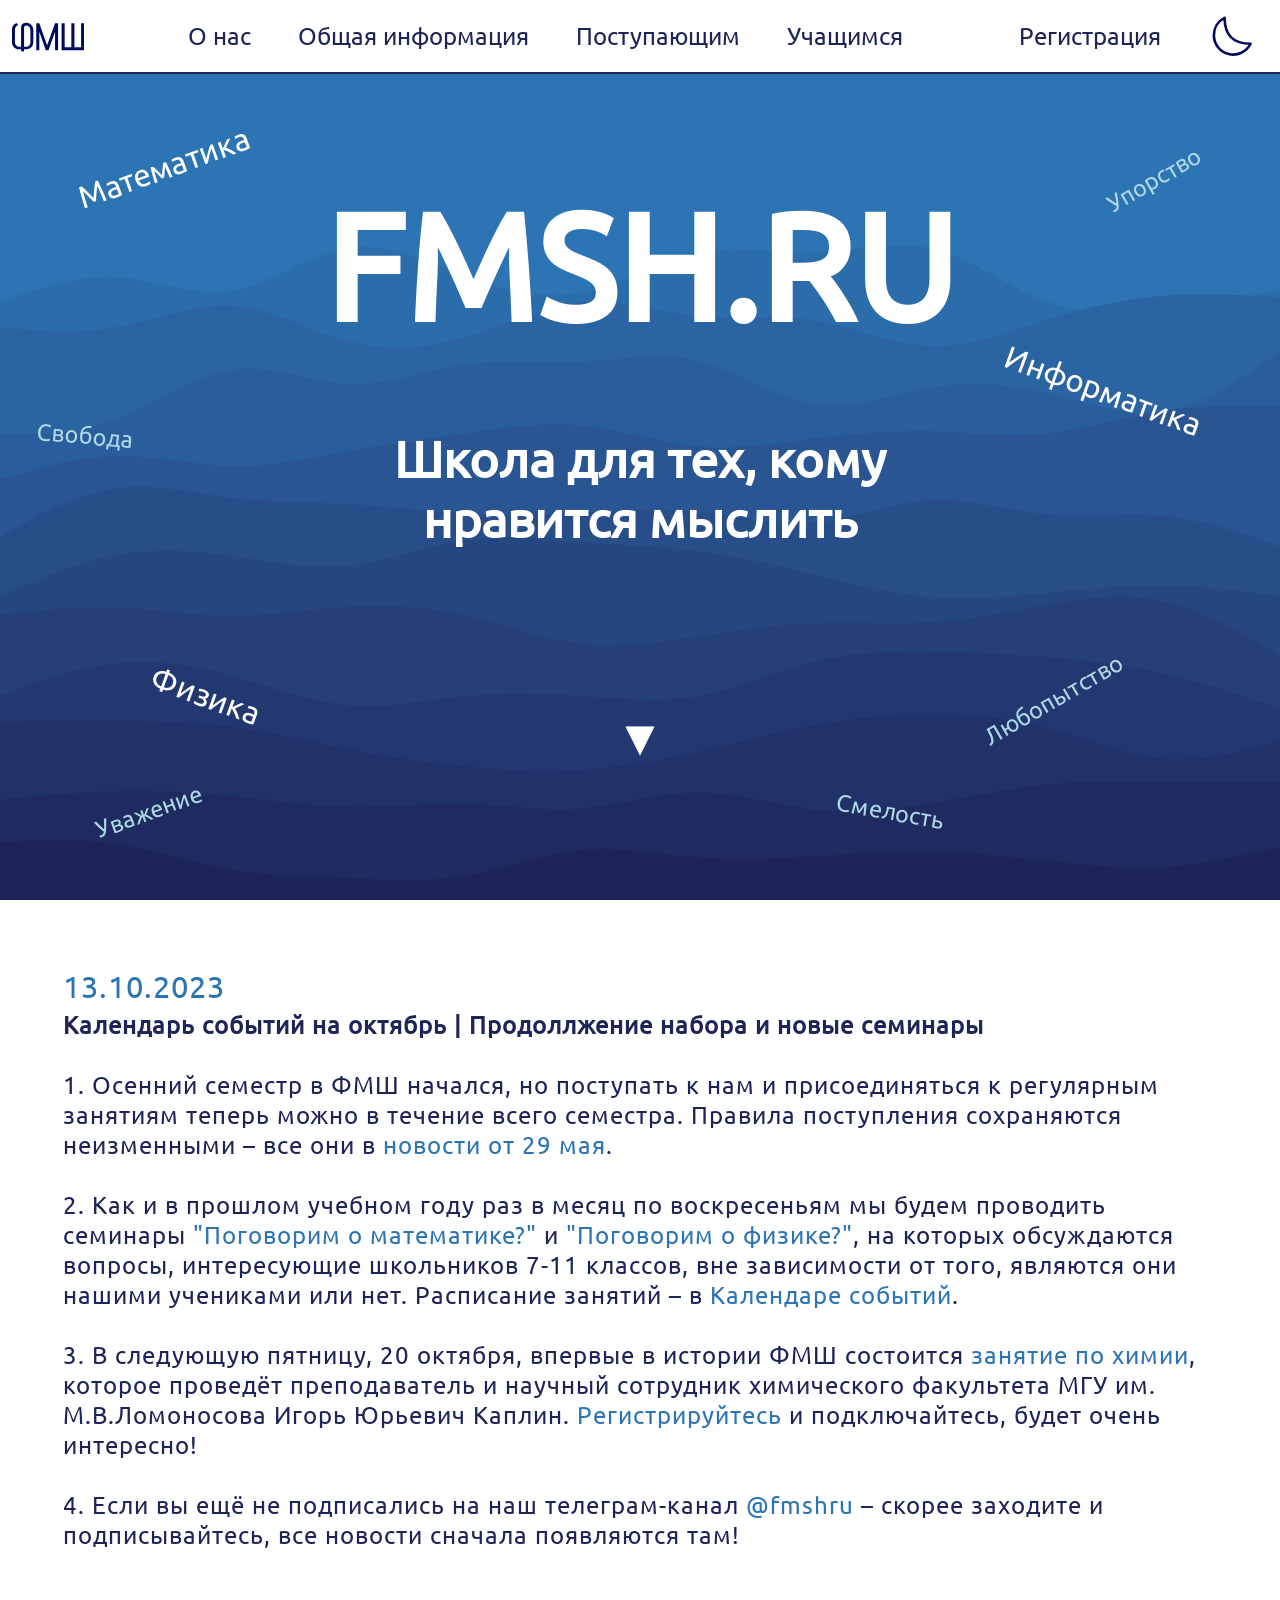
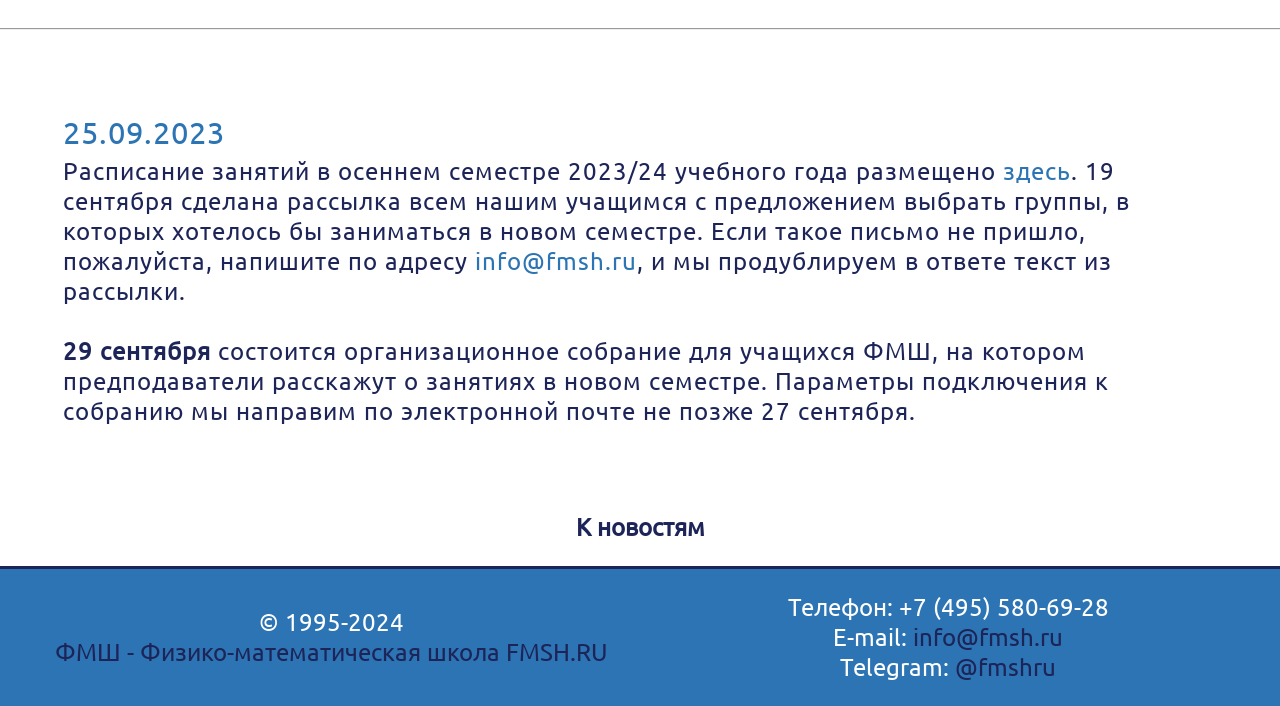
<file: index.html>
<!doctype html>
<html lang="ru">

<head>
  <title>ФМШ :: Главная</title>

  <!-- General meta-tags -->
  <meta charset="utf-8">
  <meta name="description" content="Главная страница сайта ФМШ">
  <meta name="keywords" content="ФМШ, физико-математическая, физмат, школа, образование, дополнительное образование, дистант, дистанционное образование, математика, физика, информатика">
  <meta content="width=device-width, initial-scale=1" name="viewport" />

  <!-- Robots' meta-tags -->
  <meta name="robots" content="index, follow">

  <!-- Resources -->
  <link rel="shortcut icon" href="favicon.ico" type="image/x-icon">
  <link rel="stylesheet" href="./css/styles.css">
  <script src="./js/scripts.js"></script>
</head>

<body>
  <div id="header-replacer">
    <!-- This block is used for spacing (as the actual header is removed from page's flow) -->
  </div>
  <div id="header">
    <svg id="main-page-redirector" class="logo cursor-pointer" viewBox="0 0 500 500" xmlns="http://www.w3.org/2000/svg">
      <path d="M 126.655 191.862 L 125.856 190.673 Q 124.646 191.062 124.042 192.026 Q 123.437 192.989 123.437 194.527 L 123.437 200.513 Q 123.437 201.435 123.652 202.194 Q 123.867 202.952 124.329 203.506 Q 124.79 204.059 125.538 204.357 Q 126.286 204.654 127.332 204.654 L 128.049 204.654 L 128.049 205.679 L 129.566 205.863 L 129.566 204.654 L 130.407 204.654 Q 131.76 204.654 132.611 204.141 Q 133.461 203.629 133.851 202.706 Q 134.24 201.784 134.24 200.513 L 134.24 194.67 Q 134.24 193.42 133.789 192.497 Q 133.338 191.575 132.498 191.073 Q 131.657 190.57 130.468 190.57 Q 129.833 190.57 129.382 190.765 Q 128.931 190.96 128.634 191.298 Q 128.336 191.636 128.193 192.067 Q 128.049 192.497 128.049 192.969 L 128.049 203.383 L 127.332 203.383 Q 126.573 203.383 126.04 203.065 Q 125.507 202.747 125.231 202.163 Q 124.954 201.579 124.954 200.841 L 124.954 194.527 Q 124.954 193.707 125.169 193.164 Q 125.384 192.62 125.764 192.303 Q 126.143 191.985 126.655 191.862 Z M 130.407 203.383 L 129.566 203.383 L 129.566 193.276 Q 129.566 192.907 129.669 192.631 Q 129.771 192.354 130.007 192.2 Q 130.243 192.046 130.632 192.046 Q 131.35 192.046 131.821 192.436 Q 132.293 192.825 132.529 193.471 Q 132.764 194.117 132.764 194.916 L 132.764 200.841 Q 132.764 201.579 132.498 202.163 Q 132.231 202.747 131.709 203.065 Q 131.186 203.383 130.407 203.383 Z" transform="matrix(13.681724, 0, 0, 12.94599, -1689.293725, -2309.327882)"/>
      <path d="M 137.254 190.796 L 135.716 190.796 L 135.716 205.146 L 137.254 205.146 L 137.254 195.306 L 140.513 205.146 L 141.907 205.146 L 145.208 195.306 L 145.208 205.146 L 146.725 205.146 L 146.725 190.796 L 145.208 190.796 L 141.19 202.542 Z" transform="matrix(13.681724, 0, 0, 12.94599, -1689.293725, -2309.327882)"/>
      <path d="M 158.348 190.796 L 158.348 203.608 L 154.986 203.608 L 154.986 190.796 L 153.428 190.796 L 153.428 203.608 L 150.066 203.608 L 150.066 190.796 L 148.508 190.796 L 148.508 205.146 L 159.906 205.146 L 159.906 190.796 Z" transform="matrix(13.681724, 0, 0, 12.94599, -1689.293725, -2309.327882)"/>
    </svg>
    <div id="menu" class="navbar">
      <div class="dropdown vertical-align-center">
        <div class="dropbtn">
          <a href="faq.php">О нас</a>
          <div class="dropdown-content">
            <a href="faq.php#about">Что такое ФМШ</a>
            <a href="faq.php#history">История</a>
            <a href="faq.php#admin">Администрация</a>
            <a href="teachers.php">Преподаватели</a>
            <a href="contacts.php">Контакты</a>
          </div>
        </div>
      </div>
      <div class="dropdown vertical-align-center">
        <div class="dropbtn">
          <a href="news.php">Общая информация</a>
          <div class="dropdown-content">
            <a href="news.php">Новости</a>
            <a href="calendar.php">Календарь событий</a>
          </div>
        </div>
      </div>
      <div class="dropdown vertical-align-center">
        <div class="dropbtn">
          <a href="Entrance.php">Поступающим</a>
          <div class="dropdown-content">
            <a href="Entrance.php">Главное</a>
            <a href="resultExamen.php">Результаты экзаменов</a>
            <a href="variant.php">Варианты прошлых лет</a>
          </div>
        </div>
      </div>
      <div class="dropdown vertical-align-center">
        <div class="dropbtn">
          <a href="timetable.php">Учащимся</a>
          <div class="dropdown-content">
            <a href="timetable.php">Расписание</a>
            <a href="mathematics.php">Математика</a>
            <a href="physics.php">Физика</a>
            <a href="informatics.php">Информатика</a>
          </div>
        </div>
      </div>
    </div>
    <div class="horizontal-align-center">
      <a href="register.php" id="register">Регистрация</a>
      <svg xmlns="http://www.w3.org/2000/svg" class="x-small-padding logo cursor-pointer" id="theme-switcher" fill="none" viewBox="0 0 24 24" color="#000000"><path stroke="#000000" stroke-width="1.3" stroke-linecap="round" stroke-linejoin="round" d="M3 11.507a9.493 9.493 0 0 0 18 4.219c-8.507 0-12.726-4.22-12.726-12.726A9.494 9.494 0 0 0 3 11.507Z"></path></svg>
    </div>
  </div>
  <div id="mobile-navbar">
    <!-- The mobile navbar is only shown on devices with appropriate screen sizes -->
    <div class="vertical-align-center">
      <!-- Mobile registration icon SVG -->
      <svg xmlns="http://www.w3.org/2000/svg" id="menu-button" class="emoji small-padding cursor-pointer" fill="none" viewBox="0 0 24 24" color="#000000"><path stroke="#000000" stroke-width="1.3" stroke-linecap="round" stroke-linejoin="round" d="M3 5h18M3 12h18M3 19h18"></path></svg>
    </div>
    <div class="mobile-navbar-link">
      <a href="faq.php">О нас</a>
    </div>
    <div class="mobile-navbar-link">
      <a href="news.php">Новости</a>
    </div>
    <div class="mobile-navbar-link">
      <a href="Entrance.php">Поступающим</a>
    </div>
    <div class="mobile-navbar-link">
      <a href="timetable.php">Учащимся</a>
    </div>
  </div>

  <div id="content">
    <div id="main-block">
      <div id="words">
        <!-- Holder of any background words on the main page, it doesn't interfere with page's flow -->
        <!-- Subjects and principles elements are generated dynamically with JS -->
        <div id="subjects"></div>
        <div id="principles"></div>
      </div>
      <div class="screen-third small-padding">
        <!-- This block is a spacing block -->
      </div>
      <div class="screen-third">
        <div id="website-name" class="vertical-align-center" style="flex: 1">
          <h1>FMSH.RU</h1>
        </div>
        <div id="slogan" class="vertical-align-center" style="flex: 1">
          <h2>Школа для тех, кому нравится мыслить</h2>
        </div>
        <div class="vertical-align-center" style="flex: 1">
          <h3 id="scroller-1" class="floating cursor-pointer scroller">
            ▼
          </h3>
        </div>
      </div>
      <div class="screen-third small-padding">
        <!-- This block is a spacing block -->
      </div>
    </div>
    <div id="news">
      <div id="article-1" class="article">
        <div class="date">13.10.2023</div>
        <div class="article-text">
          <!-- Article's text should be located below -->
          <b>Календарь событий на октябрь | Продоллжение набора и новые семинары</b>
          <br><br>
          1. Осенний семестр в ФМШ начался, но поступать к нам и присоединяться к регулярным занятиям теперь можно в течение всего семестра. Правила поступления сохраняются неизменными – все они в <a href="#20230529">новости от 29 мая</a>.
          <br><br>
          2. Как и в прошлом учебном году раз в месяц по воскресеньям мы будем проводить семинары <a href="https://fmsh.ru/register.php?event=0dd71e706b844d7f4b781d222c8feb72">"Поговорим о математике?"</a> и <a href="https://fmsh.ru/register.php?event=3db3036c320fc97c6e656b41b08ceb99">"Поговорим о физике?"</a>, на которых обсуждаются вопросы, интересующие школьников 7-11 классов, вне зависимости от того, являются они нашими учениками или нет. Расписание занятий – в <a href="https://fmsh.ru/calendar.php">Календаре событий</a>.
          <br><br>
          3. В следующую пятницу, 20 октября, впервые в истории ФМШ состоится <a href="https://fmsh.ru/calendar.php#20231020">занятие по химии</a>, которое проведёт преподаватель и научный сотрудник химического факультета МГУ им. М.В.Ломоносова Игорь Юрьевич Каплин. <a href="https://fmsh.ru/register.php?event=101f2c8f809dcdaf25b923acf582dee6">Регистрируйтесь</a> и подключайтесь, будет очень интересно!
          <br><br>
          4. Если вы ещё не подписались на наш телеграм-канал <a href="https://t.me/fmshru">@fmshru</a> – скорее заходите и подписывайтесь, все новости сначала появляются там!
        </div>
      </div>
      <hr>
      <div id="article-2" class="article">
        <div class="date">25.09.2023</div>
        <div class="article-text">
          <!-- Article's text should be located below -->
          Расписание занятий в осеннем семестре 2023/24 учебного года размещено <a href="https://fmsh.ru/timetable.php">здесь</a>. 19 сентября сделана рассылка всем нашим учащимся с предложением выбрать группы, в которых хотелось бы заниматься в новом семестре. Если такое письмо не пришло, пожалуйста, напишите по адресу <a href="mailto:info@fmsh.ru">info@fmsh.ru</a>, и мы продублируем в ответе текст из рассылки.
          <br><br>
          <b>29 сентября</b> состоится организационное собрание для учащихся ФМШ, на котором предподаватели расскажут о занятиях в новом семестре. Параметры подключения к собранию мы направим по электронной почте не позже 27 сентября.
        </div>
      </div>
      <!-- The following div is basically a button that redirects user to the news page -->
      <div class="vertical-align-center">
        <div class="horizontal-align-center">
          <a id="show-more-button" href="/news.php"><b>К новостям</b></a>
        </div>
      </div>
    </div>
  </div>

  <div id="footer">
    <div id="copyright">
      © 1995-2024 <a href="mailto:info@fmsh.ru">ФМШ - Физико-математическая школа FMSH.RU</a>
    </div>
    <div id="contacts">
      <div id="phone">Телефон: +7 (495) 580-69-28</div>
      <div id="email">
        E-mail: <a href="mailto:info@fmsh.ru">info@fmsh.ru</a>
      </div>
      <div id="telegram">
        Telegram: <a href="https://t.me/fmshru">@fmshru</a>
      </div>
    </div>
  </div>
  <div id="mobile-footer">
    <!-- The mobile footer is only shown on devices with appropriate screen sizes -->
    <div>
      <div id="copyright-mobile">
        © 1995-2024 <a href="mailto:info@fmsh.ru">ФМШ - Физико-математическая школа FMSH.RU</a>
      </div>
    </div>
    <div id="mobile-contacts">
      <!-- SVG's in the footer are responsible for telegram icon, phone icon and email icon, respectively -->
      <div id="telegram-mobile">
        <svg width="2em" height="2em" class="emoji xx-small-padding cursor-pointer" stroke-width="1.3" viewBox="0 0 24 24" fill="none" xmlns="http://www.w3.org/2000/svg" color="#000000"><path d="M21 5L2 12.5L9 13.5M21 5L18.5 20L9 13.5M21 5L9 13.5M9 13.5V19L12.2488 15.7229" stroke="#000000" stroke-width="1.3" stroke-linecap="round" stroke-linejoin="round"></path>
          <a href="https://t.me/fmshru"></a>
        </svg>
      </div>
      <div id="phone-mobile">
        <svg width="2em" height="2em" class="emoji xx-small-padding cursor-pointer" stroke-width="1.3" viewBox="0 0 24 24" fill="none" xmlns="http://www.w3.org/2000/svg" color="#000000"><path d="M18.1182 14.702L14 15.5C11.2183 14.1038 9.5 12.5 8.5 10L9.26995 5.8699L7.81452 2L4.0636 2C2.93605 2 2.04814 2.93178 2.21654 4.04668C2.63695 6.83 3.87653 11.8765 7.5 15.5C11.3052 19.3052 16.7857 20.9564 19.802 21.6127C20.9668 21.8662 22 20.9575 22 19.7655L22 16.1812L18.1182 14.702Z" stroke="#000000" stroke-width="1.3" stroke-linecap="round" stroke-linejoin="round"></path>
        </svg>
      </div>
      <div id="email-mobile">
        <svg width="2em" height="2em" class="emoji xx-small-padding cursor-pointer" stroke-width="1.3" viewBox="0 0 24 24" fill="none" xmlns="http://www.w3.org/2000/svg" color="#000000"><path d="M7 9L12 12.5L17 9" stroke="#000000" stroke-width="1.3" stroke-linecap="round" stroke-linejoin="round"></path><path d="M2 17V7C2 5.89543 2.89543 5 4 5H20C21.1046 5 22 5.89543 22 7V17C22 18.1046 21.1046 19 20 19H4C2.89543 19 2 18.1046 2 17Z" stroke="#000000" stroke-width="1.3"></path>
          <a href="mailto:info@fmsh.ru"></a>
        </svg>
      </div>
    </div> 
  </div>
</body>
</html>
</file>
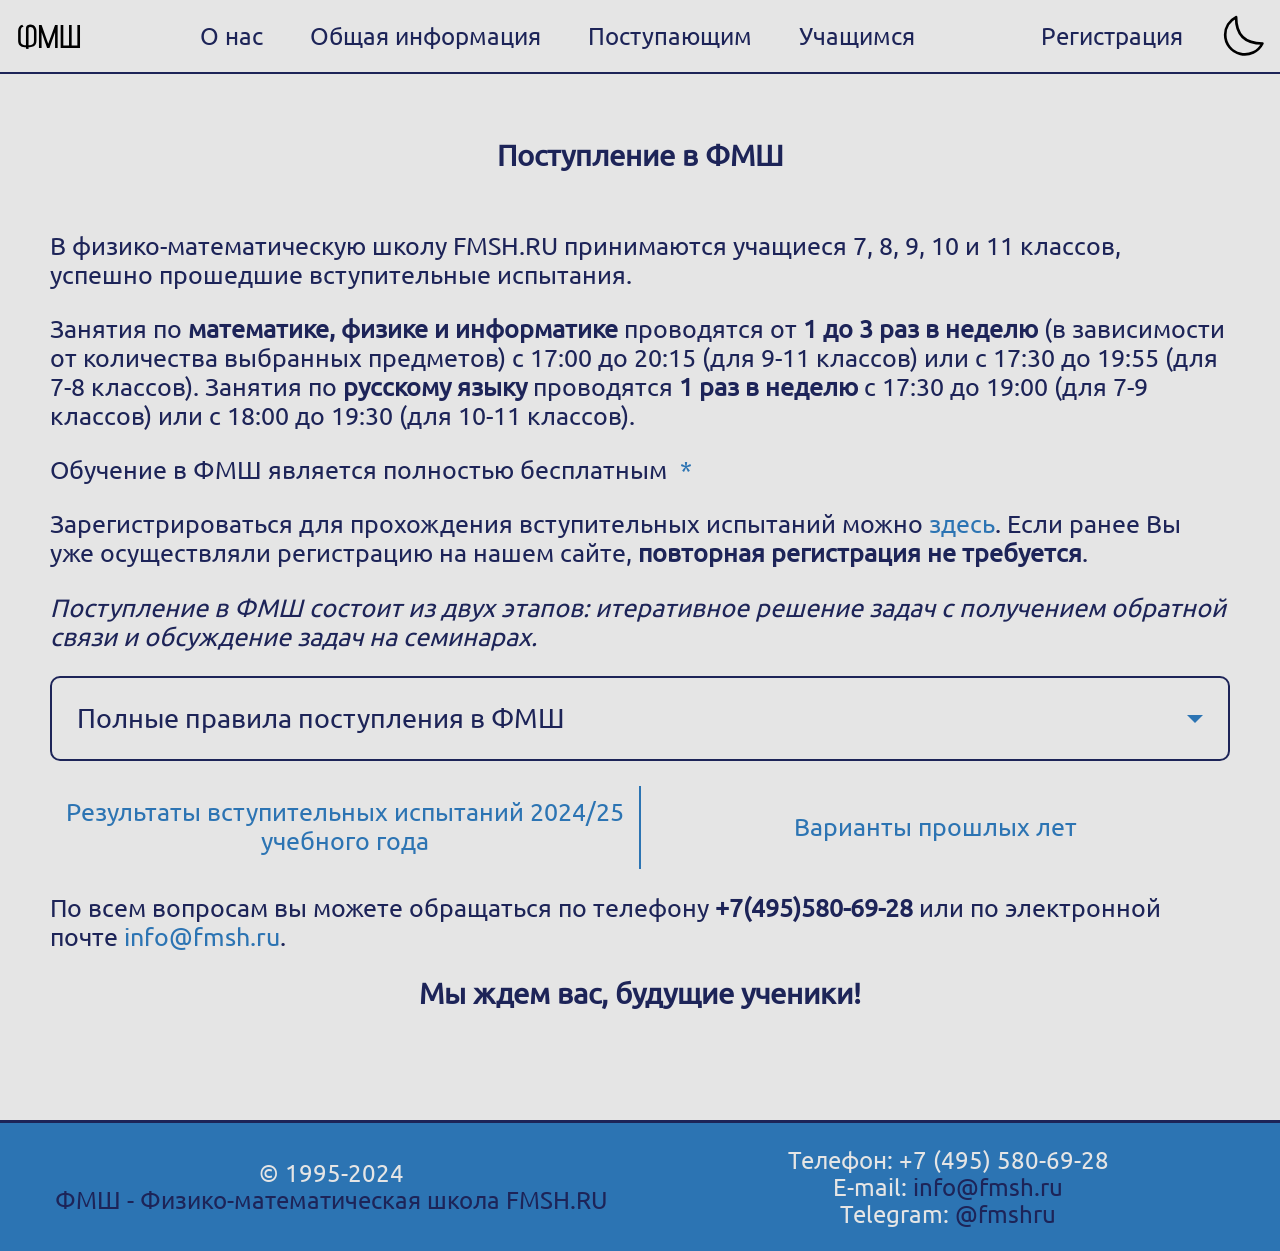
<file: entrance/entrance.html>
<!doctype html>
<html lang="ru">

<head>
  <title>ФМШ :: Поступающим</title>

  <!-- General meta-tags -->
  <meta charset="utf-8">
  <meta name="description" content="Страница для поступающих ФМШ">
  <meta name="keywords" content="ФМШ, физико-математическая, физмат, школа, образование, дополнительное образование, дистант, дистанционное образование, математика, физика, информатика">
  <meta content="width=device-width, initial-scale=1" name="viewport" />

  <!-- Robots' meta-tags -->
  <meta name="robots" content="index, follow">

  <!-- Resources -->
  <link rel="shortcut icon" href="favicon.ico" type="image/x-icon">
  <link rel="stylesheet" href="../common-files/css/global-styles.css">
  <link rel="stylesheet" href="../common-files/css/animations.css">
  <link rel="stylesheet" href="../common-files/css/header-styles.css">
  <link rel="stylesheet" href="../common-files/css/footer-styles.css">
  <link rel="stylesheet" href="./css/styles.css">
  <script src="./js/scripts.js"></script>
</head>

<body>
  <div id="header-replacer">
    <!-- This block is used for spacing (as the actual header is removed from page's flow) -->
  </div>
  <header id="header">
    <svg id="main-page-redirector" tabindex="0" role="button" class="logo cursor-pointer colorless" viewBox="0 0 500 500" xmlns="http://www.w3.org/2000/svg">
      <path d="M 126.655 191.862 L 125.856 190.673 Q 124.646 191.062 124.042 192.026 Q 123.437 192.989 123.437 194.527 L 123.437 200.513 Q 123.437 201.435 123.652 202.194 Q 123.867 202.952 124.329 203.506 Q 124.79 204.059 125.538 204.357 Q 126.286 204.654 127.332 204.654 L 128.049 204.654 L 128.049 205.679 L 129.566 205.863 L 129.566 204.654 L 130.407 204.654 Q 131.76 204.654 132.611 204.141 Q 133.461 203.629 133.851 202.706 Q 134.24 201.784 134.24 200.513 L 134.24 194.67 Q 134.24 193.42 133.789 192.497 Q 133.338 191.575 132.498 191.073 Q 131.657 190.57 130.468 190.57 Q 129.833 190.57 129.382 190.765 Q 128.931 190.96 128.634 191.298 Q 128.336 191.636 128.193 192.067 Q 128.049 192.497 128.049 192.969 L 128.049 203.383 L 127.332 203.383 Q 126.573 203.383 126.04 203.065 Q 125.507 202.747 125.231 202.163 Q 124.954 201.579 124.954 200.841 L 124.954 194.527 Q 124.954 193.707 125.169 193.164 Q 125.384 192.62 125.764 192.303 Q 126.143 191.985 126.655 191.862 Z M 130.407 203.383 L 129.566 203.383 L 129.566 193.276 Q 129.566 192.907 129.669 192.631 Q 129.771 192.354 130.007 192.2 Q 130.243 192.046 130.632 192.046 Q 131.35 192.046 131.821 192.436 Q 132.293 192.825 132.529 193.471 Q 132.764 194.117 132.764 194.916 L 132.764 200.841 Q 132.764 201.579 132.498 202.163 Q 132.231 202.747 131.709 203.065 Q 131.186 203.383 130.407 203.383 Z" transform="matrix(13.681724, 0, 0, 12.94599, -1689.293725, -2309.327882)"/>
      <path d="M 137.254 190.796 L 135.716 190.796 L 135.716 205.146 L 137.254 205.146 L 137.254 195.306 L 140.513 205.146 L 141.907 205.146 L 145.208 195.306 L 145.208 205.146 L 146.725 205.146 L 146.725 190.796 L 145.208 190.796 L 141.19 202.542 Z" transform="matrix(13.681724, 0, 0, 12.94599, -1689.293725, -2309.327882)"/>
      <path d="M 158.348 190.796 L 158.348 203.608 L 154.986 203.608 L 154.986 190.796 L 153.428 190.796 L 153.428 203.608 L 150.066 203.608 L 150.066 190.796 L 148.508 190.796 L 148.508 205.146 L 159.906 205.146 L 159.906 190.796 Z" transform="matrix(13.681724, 0, 0, 12.94599, -1689.293725, -2309.327882)"/>
    </svg>
    
    <nav id="desktop-navbar">
      <div class="dropdown vertical-align-center">
        <div class="dropbtn">
          <a href="faq.php">О нас</a>
          <div class="dropdown-content">
            <a href="faq.php#about">Что такое ФМШ</a>
            <a href="faq.php#history">История</a>
            <a href="faq.php#admin">Администрация</a>
            <a href="teachers.php">Преподаватели</a>
            <a href="contacts.php">Контакты</a>
          </div>
        </div>
      </div>
      <div class="dropdown vertical-align-center">
        <div class="dropbtn">
          <a href="news.php">Общая информация</a>
          <div class="dropdown-content">
            <a href="news.php">Новости</a>
            <a href="calendar.php">Календарь событий</a>
          </div>
        </div>
      </div>
      <div class="dropdown vertical-align-center">
        <div class="dropbtn">
          <a href="Entrance.php">Поступающим</a>
          <div class="dropdown-content">
            <a href="Entrance.php">Главное</a>
            <a href="resultExamen.php">Результаты экзаменов</a>
            <a href="variant.php">Варианты прошлых лет</a>
          </div>
        </div>
      </div>
      <div class="dropdown vertical-align-center">
        <div class="dropbtn">
          <a href="timetable.php">Учащимся</a>
          <div class="dropdown-content">
            <a href="timetable.php">Расписание</a>
            <a href="mathematics.php">Математика</a>
            <a href="physics.php">Физика</a>
            <a href="informatics.php">Информатика</a>
          </div>
        </div>
      </div>
    </nav>
    <div class="horizontal-align-center">
      <a href="register.php" id="register">Регистрация</a>
      <svg xmlns="http://www.w3.org/2000/svg" class="x-small-padding logo cursor-pointer colorless" id="theme-switcher" tabindex="0" role="button" fill="none" viewBox="0 0 24 24" color="#000000"><path stroke="#000000" stroke-width="1.3" stroke-linecap="round" stroke-linejoin="round" d="M3 11.507a9.493 9.493 0 0 0 18 4.219c-8.507 0-12.726-4.22-12.726-12.726A9.494 9.494 0 0 0 3 11.507Z"></path></svg>
    </div>
  </header>
  <nav id="mobile-navbar">
    <!-- The mobile navbar is only shown on devices with appropriate screen sizes -->
    <div class="vertical-align-center">
      <!-- Mobile menu icon SVG -->
      <svg xmlns="http://www.w3.org/2000/svg" id="menu-button" tabindex="0" role="button" class="emoji small-padding cursor-pointer colorless" fill="none" viewBox="0 0 24 24" color="#000000"><path stroke="#000000" stroke-width="1.3" stroke-linecap="round" stroke-linejoin="round" d="M3 5h18M3 12h18M3 19h18"></path></svg>
    </div>
    <div class="mobile-navbar-link">
      <a href="faq.php">О нас</a>
    </div>
    <div class="mobile-navbar-link">
      <a href="news.php">Новости</a>
    </div>
    <div class="mobile-navbar-link">
      <a href="Entrance.php">Поступающим</a>
    </div>
    <div class="mobile-navbar-link">
      <a href="timetable.php">Учащимся</a>
    </div>
  </nav>

  <div class="page-container">
    <div id="entrance-text">
      <h3 class="page-title">Поступление в ФМШ</h3>
      <p>
        В физико-математическую школу FMSH.RU принимаются учащиеся
        7, 8, 9, 10 и 11 классов,
        успешно прошедшие вступительные испытания.
      </p>
      <p>
        Занятия по <b>математике, физике и информатике</b> проводятся от <b>1 до 3 раз в неделю</b> (в зависимости от количества выбранных предметов)
        с 17:00 до 20:15 (для 9-11 классов) или с 17:30 до 19:55 (для 7-8 классов). Занятия по <b>русскому языку</b> проводятся <b>1 раз в неделю</b> с 17:30 до 19:00 (для 7-9 классов) или с 18:00 до 19:30 (для 10-11 классов).
      </p>
      <p>Обучение в ФМШ является полностью бесплатным<span class="tooltip">*<span class="tooltip-text has-border">Вы можете совершить необязательное пожертвование любому преподавателю, нажав на кнопку "Поддержать" в блоке конкретного преподавателя на <a href="/teachers.php">странице преподавателей</a></span></span></p>
      <p>
        Зарегистрироваться для прохождения вступительных испытаний можно <a href="register.php">здесь</a>.
        Если ранее Вы уже осуществляли регистрацию на нашем сайте, <b>повторная регистрация не требуется</b>.
      </p>
      <i>Поступление в ФМШ состоит из двух этапов: итеративное решение задач с получением обратной связи и обсуждение задач на семинарах.</i>
      <div class="text-dropdown-container">
        <div class="text-dropdown-header has-border">
            <h3 class="text-dropdown-title">Полные правила поступления в ФМШ</h3>
            <div class="text-dropdown-arrow"></div>
        </div>
        <div class="text-dropdown-content">
          <b>Непрерывный набор в ФМШ для обучения в 2024/25 учебном году</b>
          <p>
            Приглашаем к поступлению в нашу физико-математическую школу всех интересующихся школьников 7-11 классов. Начинать поступление можно в любой момент, фиксированных дат, как и в прошлом году, мы не устанавливаем. Процесс поступления состоит из двух этапов:
          </p>
          <b>I этап: самостоятельное решение задач</b>
          <p>
            Предлагаем поступающим порешать задачи одного из вариантов наших прошлых письменных вступительных экзаменов – осеннего вступительного экзамена в ФМШ 2018 года (первый вариант – тот, который в приведённых файлах находится слева):
            <br>– для тех, кто учится в 2024/25 учебном году в 7 классе: <a href="/v2018_2_7.pdf">ФМШ2018-II-07-1</a>
            <br>– для тех, кто учится в 2024/25 учебном году в 8 классе: <a href="/v2018_2_8.pdf">ФМШ2018-II-08-1</a>
            <br>– для тех, кто учится в 2024/25 учебном году в 9 классе: <a href="/v2018_2_9.pdf">ФМШ2018-II-09-1</a>
            <br>– для тех, кто учится в 2024/25 учебном году в 10 классе: <a href="/v2018_2_10.pdf">ФМШ2018-II-10-1</a>
            <br>– для тех, кто учится в 2024/25 учебном году в 11 классе: <a href="/v2018_2_11.pdf">ФМШ2018-II-11-1</a>
            <br>Данные варианты вместе с другими размещены <a href="/variant.php">здесь</a>.
          </p>
          <p>
            Не обязательно решать все задачи или даже большую их часть. Как при обучении в ФМШ, так и при поступлении, главное не количество, а интерес. Понравилась какая-то задачка, захотелось её покрутить, появились какие-то интересные мысли – быстрее переносите их на бумагу, фотографируйте листочек и отправляйте нам по адресу <a href="mailto:info@fmsh.ru">info@fmsh.ru</a>. Мы всё оперативно прочитаем и в ответном письме выскажем соображения, которые, на наш взгляд, могут поспособствовать продвижению в решении. Если какие-то задачи будут решены полностью, обязательно тоже прокомментируем. Ведь даже если задачка кажется решённой, это не всегда может оказаться так.
          </p>
          <p>
            (Список вариантов для решения обновляется ориентировочно раз в полгода, и если вы уже начали решать какой-либо из вариантов, который мы предлагали ранее – отлично! Присылайте сделанные задачки, обсудим их.)
          </p>
          <p>
            Ещё раз обращаем внимание на то, что ценны в первую очередь соображения по задачкам, в которых Вы не уверены, поэтому не бойтесь присылать даже небольшие заготовки решений.
          </p>
          <p>
            На наш ответ мы будем ждать Вашей реакции: были ли понятны наши комментарии, помогли ли они дополнить решение или даже довести его до конца. Новое Ваше письмо мы прочитаем так же внимательно, как и первое, и вновь направим наши комментарии.
          </p>
          <p>
            Повторив такую процедуру несколько раз и почувствовав, что накопились моменты, которые удобнее было бы обсудить в живом общении, мы пригласим Вас на второй этап.
          </p>
          <b>II этап: обсуждение задач на семинарах</b>
          <p>
            Здесь обсуждение задач продолжится уже в интерактивном режиме, семинары пройдут в системе Zoom. Главный критерий, по которому преподаватели, ведущие семинары, будут принимать решение о зачисление в ФМШ – активность участников (не связанная с количеством решённых задач) и их заинтересованность в обсуждении материала. В процессе общения всем участникам необходимо иметь работающие камеру и микрофон. Но они нужны отнюдь не для того, чтобы что-то контролировать. Нам очень важно видеть Вашу реакцию в процессе обсуждения материала и радоваться вместе с Вами, когда всё будет получаться!
          </p>
          <p>
            Скорее всего, одного-двух семинаров будет достаточно, чтобы, с одной стороны, разрешить все вопросы по решавшимся задачкам, а с другой – Вы поняли, как проходят регулярные занятия ФМШ (поскольку семинары будут проходить в том же стиле). Если всё понравится – мы будем рады зачислить Вас в наши группы.
          </p>
        </div>
      </div>
      <div id="results-and-previous-variants">
        <a href="/202401In.htm" id="results">Результаты вступительных испытаний 2024/25 учебного года</a>
        <a href="/variant.php" id="previous-variants">Варианты прошлых лет</a>
      </div>
      <p>
        По всем вопросам вы можете обращаться по телефону <b style="text-wrap: nowrap;">+7(495)580-69-28</b> или по электронной почте <a href="mailto:info@fmsh.ru">info@fmsh.ru</a>.
      </p>
    </div>
    <h3 class="page-title">Мы ждем вас, будущие ученики!</h3>
  </div>

  <footer id="footer">
    <div id="copyright">
      © 1995-2024 <a href="mailto:info@fmsh.ru">ФМШ - Физико-математическая школа FMSH.RU</a>
    </div>
    <div id="contacts">
      <div id="phone">Телефон: +7 (495) 580-69-28</div>
      <div id="email">
        E-mail: <a href="mailto:info@fmsh.ru">info@fmsh.ru</a>
      </div>
      <div id="telegram">
        Telegram: <a href="https://t.me/fmshru">@fmshru</a>
      </div>
    </div>
  </footer>
  <footer id="mobile-footer">
    <!-- The mobile footer is only shown on devices with appropriate screen sizes -->
    <div>
      <div id="copyright-mobile">
        © 1995-2024 <a href="mailto:info@fmsh.ru">ФМШ - Физико-математическая школа FMSH.RU</a>
      </div>
    </div>
    <div id="mobile-contacts">
      <!-- SVG's in the footer are responsible for telegram icon, phone icon and email icon, respectively -->
      <div id="telegram-mobile">
        <svg width="2em" height="2em" class="emoji xx-small-padding cursor-pointer colorless" stroke-width="1.3" viewBox="0 0 24 24" fill="none" xmlns="http://www.w3.org/2000/svg" color="#000000"><path d="M21 5L2 12.5L9 13.5M21 5L18.5 20L9 13.5M21 5L9 13.5M9 13.5V19L12.2488 15.7229" stroke="#000000" stroke-width="1.3" stroke-linecap="round" stroke-linejoin="round"></path>
          <a href="https://t.me/fmshru"></a>
        </svg>
      </div>
      <div id="phone-mobile">
        <svg width="2em" height="2em" class="emoji xx-small-padding cursor-pointer colorless" tabindex="0" role="button" stroke-width="1.3" viewBox="0 0 24 24" fill="none" xmlns="http://www.w3.org/2000/svg" color="#000000"><path d="M18.1182 14.702L14 15.5C11.2183 14.1038 9.5 12.5 8.5 10L9.26995 5.8699L7.81452 2L4.0636 2C2.93605 2 2.04814 2.93178 2.21654 4.04668C2.63695 6.83 3.87653 11.8765 7.5 15.5C11.3052 19.3052 16.7857 20.9564 19.802 21.6127C20.9668 21.8662 22 20.9575 22 19.7655L22 16.1812L18.1182 14.702Z" stroke="#000000" stroke-width="1.3" stroke-linecap="round" stroke-linejoin="round"></path>
        </svg>
      </div>
      <div id="email-mobile">
        <svg width="2em" height="2em" class="emoji xx-small-padding cursor-pointer colorless" stroke-width="1.3" viewBox="0 0 24 24" fill="none" xmlns="http://www.w3.org/2000/svg" color="#000000"><path d="M7 9L12 12.5L17 9" stroke="#000000" stroke-width="1.3" stroke-linecap="round" stroke-linejoin="round"></path><path d="M2 17V7C2 5.89543 2.89543 5 4 5H20C21.1046 5 22 5.89543 22 7V17C22 18.1046 21.1046 19 20 19H4C2.89543 19 2 18.1046 2 17Z" stroke="#000000" stroke-width="1.3"></path>
          <a href="mailto:info@fmsh.ru"></a>
        </svg>
      </div>
    </div> 
  </footer>
  <script src="../common-files/js/mobile-menu-setup.js"></script>
  <script src="../common-files/js/theme-setup.js"></script>
</body>
</html>
</file>
<file: css/styles.css>
/* DIFFERENT MEDIA SETTINGS */
@media screen and (min-width: 1600px) {
    :root {
        --dark-blue: #1d2458;
        --blue: #2C74B3;
        --white: #ffffff;
        --theme-emoji-bright: invert(13%) sepia(42%) saturate(3586%) hue-rotate(220deg) brightness(86%) contrast(127%);
        --theme-emoji-dark: invert(100%) sepia(5%) saturate(19%) hue-rotate(180deg) brightness(106%) contrast(105%);
        
        --header-height: 3rem;

        --proportional-padding: 2em;
        --proportional-small-padding: 1em;
        --proportional-x-small-padding: 0.5em;
        --proportional-xx-small-padding: 0.25em;
        --vertical-proportional-small-padding: 0.8em 1em;

        --small-font-size: 75%;
    }
    .navbar {
        margin-top: auto;
        margin-bottom: auto;
        display: inline-block;
        overflow: hidden;
        background-color: inherit;
        display: flex;
        flex-direction: row;
        justify-content: center;
        align-content: center;
        flex-wrap: wrap;
        height: 100%;
    }
    #mobile-navbar {
        display: none;
    }
    #main-block > * {
        text-align: center;
    }
    #main-block h1 {
        font-size: 200px;
        margin-bottom: 0;
    }
    #main-block h2 {
        font-size: 75px;
        margin: 0;
    }
    #main-block h3 {
        font-size: 75px;
        margin-top: 0;
    }
    #mobile-footer {
        display: none;
    }
    #footer {
        display: flex;
    }
}
@media screen and (max-width: 1600px) and (min-width: 950px) {
    :root {
        --dark-blue: #1d2458;
        --blue: #2C74B3;
        --white: #ffffff;
        --theme-emoji-bright: invert(13%) sepia(42%) saturate(3586%) hue-rotate(220deg) brightness(86%) contrast(127%);
        --theme-emoji-dark: invert(100%) sepia(5%) saturate(19%) hue-rotate(180deg) brightness(106%) contrast(105%);
        
        --header-height: 3rem;

        --proportional-padding: 2em;
        --proportional-small-padding: 1em;
        --proportional-x-small-padding: 0.5em;
        --proportional-xx-small-padding: 0.25em;
        --vertical-proportional-small-padding: 0.8em 1em;

        --small-font-size: 75%;
    }
    .navbar {
        margin-top: auto;
        margin-bottom: auto;
    
        display: inline-block;
    
        overflow: hidden;
    
        background-color: inherit;
    
        display: flex;
        flex-direction: row;
        justify-content: center;
        align-content: center;
        flex-wrap: wrap;
    
        height: 100%;
    }
    #mobile-navbar {
        display: none;
    }
    #main-block > * {
        text-align: center;
    }
    #main-block h1 {
        font-size: 150px;
        margin-bottom: 0;
    }
    #main-block h2 {
        font-size: 50px;
        margin: 0;
    }
    #main-block h3 {
        font-size: 50px;
        margin-top: 0;
    }
    #mobile-footer {
        display: none;
    }
    #footer {
        display: flex;
    }
}
@media screen and (max-width: 950px) and (min-width: 720px) {
    :root {
        --dark-blue: #1d2458;
        --blue: #2C74B3;
        --white: #ffffff;
        --theme-emoji-bright: invert(13%) sepia(42%) saturate(3586%) hue-rotate(220deg) brightness(86%) contrast(127%);
        --theme-emoji-dark: invert(100%) sepia(5%) saturate(19%) hue-rotate(180deg) brightness(106%) contrast(105%);
        
        --header-height: 3rem;

        --proportional-padding: 2em 1em;
        --proportional-small-padding: 0.5em;
        --proportional-x-small-padding: 0.5em 0.2em;
        --proportional-xx-small-padding: 0.25em 0.1em;
        --vertical-proportional-small-padding: 1em 0.5em;

        --small-font-size: 75%;
    }
    .navbar {
        margin-top: auto;
        margin-bottom: auto;
    
        display: inline-block;
    
        overflow: hidden;
    
        background-color: inherit;
    
        display: flex;
        flex-direction: row;
        justify-content: center;
        align-content: center;
        flex-wrap: wrap;
    
        height: 100%;
    }
    #mobile-navbar {
        display: none;
    }
    #main-block > * {
        text-align: center;
    }
    #main-block h1 {
        font-size: 130px;
        margin-bottom: 10%;
    }
    #main-block h2 {
        font-size: 50px;
        margin: 0;
    }
    #main-block h3 {
        font-size: 50px;
        margin-top: 10%;
    }
    #mobile-footer {
        display: none;
    }
    #footer {
        display: flex;
    }
    #words {
        display: none;
    }
}
@media screen and (max-width: 720px) and (min-width: 320px) and (orientation: portrait) {
    :root {
        --dark-blue: #1d2458;
        --blue: #2C74B3;
        --white: #ffffff;
        --theme-emoji-bright: invert(13%) sepia(42%) saturate(3586%) hue-rotate(220deg) brightness(86%) contrast(127%);
        --theme-emoji-dark: invert(100%) sepia(5%) saturate(19%) hue-rotate(180deg) brightness(106%) contrast(105%);
        
        --header-height: 3rem;

        --proportional-padding: 1em;
        --proportional-small-padding: 0.5em;
        --proportional-x-small-padding: 0.2em;
        --proportional-xx-small-padding: 0.1em;
        --vertical-proportional-small-padding: 1em 0.5em;

        --small-font-size: 75%;
    }
    .navbar {
        display: none;
    }
    #mobile-navbar {
        z-index: 3;
        display: block;
        position: fixed;
        bottom: calc(var(--header-height) / 2);
        right: calc(var(--header-height) / 2);
        width: var(--header-height);
        height: var(--header-height);
        border-radius: 50%;
        background-color: var(--white);
        border: 2px solid var(--dark-blue);
    }
    .mobile-navbar-link {
        position: relative;
        bottom: calc((var(--header-height)) * 5);
        transform: translateX(150%);
        margin: 0.1em;
        background-color: var(--white);
        color: var(--dark-blue);
        padding: var(--proportional-small-padding);
        width: max-content;
        max-height: var(--header-height);
        text-align: right;
        float: right;
        border: 2px solid var(--dark-blue);
        border-radius: 5px;
        overflow: hidden;
    }
    @keyframes appear {
        0% {
            transform: translateX(150%);
        }
        100% {
            transform: translateX(0);
        }
    }
    @-o-keyframes appear {
        0% {
            transform: translateX(150%);
        }
        100% {
            transform: translateX(0);
        }
    }
    @-moz-keyframes appear {
        0% {
            transform: translateX(150%);
        }
        100% {
            transform: translateX(0);
        }
    }
    @-webkit-keyframes appear {
        0% {
            transform: translateX(150%);
        }
        100% {
            transform: translateX(0);
        }
    }
    .appearing {
        animation: appear 0.2s ease-in forwards;
        -moz-animation: appear 0.2s ease-in forwards;
        -o-animation: appear 0.2s ease-in forwards;
        -webkit-animation: appear 0.2s ease-in forwards;
    }
    @keyframes disappear {
        0% {
            transform: translateX(0);
        }
        100% {
            transform: translateX(150%);
        }
    }
    @-o-keyframes disappear {
        0% {
            transform: translateX(0);
        }
        100% {
            transform: translateX(150%);
        }
    }
    @-moz-keyframes disappear {
        0% {
            transform: translateX(0);
        }
        100% {
            transform: translateX(150%);
        }
    }
    @-webkit-keyframes disappear {
        0% {
            transform: translateX(0);
        }
        100% {
            transform: translateX(150%);
        }
    }
    .disappearing {
        animation: disappear 0.2s ease-out forwards;
        -moz-animation: disappear 0.2s ease-out forwards;
        -o-animation: disappear 0.2s ease-out forwards;
        -webkit-animation: disappear 0.2s ease-out forwards;
    }
    @keyframes rotate {
        0% {
            rotate: 0;
        }
        100% {
            rotate: -90deg;
        }
    }
    @-o-keyframes rotate {
        0% {
            rotate: 0;
        }
        100% {
            rotate: -90deg;
        }
    }
    @-moz-keyframes rotate {
        0% {
            rotate: 0;
        }
        100% {
            rotate: -90deg;
        }
    }
    @-webkit-keyframes rotate {
        0% {
            rotate: 0;
        }
        100% {
            rotate: -90deg;
        }
    }
    .rotating {
        animation: rotate 0.2s ease-in forwards;
        -moz-animation: rotate 0.2s ease-in forwards;
        -o-animation: rotate 0.2s ease-in forwards;
        -webkit-animation: rotate 0.2s ease-in forwards;
    }
    @keyframes rotate-back {
        0% {
            rotate: -90deg;
        }
        100% {
            rotate: 0;
        }
    }
    @-o-keyframes rotate-back {
        0% {
            rotate: -90deg;
        }
        100% {
            rotate: 0;
        }
    }
    @-moz-keyframes rotate-back {
        0% {
            rotate: -90deg;
        }
        100% {
            rotate: 0;
        }
    }
    @-webkit-keyframes rotate-back {
        0% {
            rotate: -90deg;
        }
        100% {
            rotate: 0;
        }
    }
    .rotating-back {
        animation: rotate-back 0.2s ease-out forwards;
        -moz-animation: rotate-back 0.2s ease-out forwards;
        -o-animation: rotate-back 0.2s ease-out forwards;
        -webkit-animation: rotate-back 0.2s ease-out forwards;
    }
    #main-block > * {
        text-align: center;
        margin: 0;
    }
    #main-block h1 {
        font-size: 450%;
        margin-bottom: 10%;
        margin-top: 70%;
    }
    #main-block h3 {
        font-size: 200%;
        margin-bottom: 70%;
        margin-top: 10%;
    }
    body {
        overflow-y: scroll;
        overflow-x: hidden;
        scrollbar-width: none; /* Firefox */
        -ms-overflow-style: none;  /* Internet Explorer 10+ */
    }
    body::-webkit-scrollbar { /* WebKit */
        overflow-x: hidden;
        width: 0;
        height: 0;
    }
    #register {
        border-radius: 5px;
    }
    #mobile-footer {
        display: flex;
    }
    #footer {
        display: none;
    }
    #words {
        display: none;
    }
}
@media screen and (max-width: 320px) and (orientation: portrait) {
    :root {
        --dark-blue: #1d2458;
        --blue: #2C74B3;
        --white: #ffffff;
        --theme-emoji-bright: invert(13%) sepia(42%) saturate(3586%) hue-rotate(220deg) brightness(86%) contrast(127%);
        --theme-emoji-dark: invert(100%) sepia(5%) saturate(19%) hue-rotate(180deg) brightness(106%) contrast(105%);
        
        --header-height: 3rem;

        --proportional-padding: 1em;
        --proportional-small-padding: 0.5em;
        --proportional-x-small-padding: 0.2em;
        --proportional-xx-small-padding: 0.1em;
        --vertical-proportional-small-padding: 1.2em 0.5em;

        --small-font-size: 75%;
    }
    .navbar {
        display: none;
    }
    #mobile-navbar {
        z-index: 3;
        display: block;
        position: fixed;
        bottom: calc(var(--header-height) / 2);
        right: calc(var(--header-height) / 4);
        width: var(--header-height);
        height: var(--header-height);
        border-radius: 50%;
        background-color: var(--white);
        border: 2px solid var(--dark-blue);
    }
    .mobile-navbar-link {
        position: relative;
        bottom: calc((var(--header-height)) * 5);
        transform: translateX(150%);
        margin: 0.1em;
        background-color: var(--white);
        color: var(--dark-blue);
        padding: var(--proportional-small-padding);
        width: max-content;
        max-height: var(--header-height);
        text-align: right;
        float: right;
        border: 2px solid var(--dark-blue);
        border-radius: 5px;
        overflow: hidden;
    }
    @keyframes appear {
        0% {
            transform: translateX(150%);
        }
        100% {
            transform: translateX(0);
        }
    }
    @-o-keyframes appear {
        0% {
            transform: translateX(150%);
        }
        100% {
            transform: translateX(0);
        }
    }
    @-moz-keyframes appear {
        0% {
            transform: translateX(150%);
        }
        100% {
            transform: translateX(0);
        }
    }
    @-webkit-keyframes appear {
        0% {
            transform: translateX(150%);
        }
        100% {
            transform: translateX(0);
        }
    }
    .appearing {
        animation: appear 0.2s ease-in forwards;
        -moz-animation: appear 0.2s ease-in forwards;
        -o-animation: appear 0.2s ease-in forwards;
        -webkit-animation: appear 0.2s ease-in forwards;
    }
    @keyframes disappear {
        0% {
            transform: translateX(0);
        }
        100% {
            transform: translateX(150%);
        }
    }
    @-o-keyframes disappear {
        0% {
            transform: translateX(0);
        }
        100% {
            transform: translateX(150%);
        }
    }
    @-moz-keyframes disappear {
        0% {
            transform: translateX(0);
        }
        100% {
            transform: translateX(150%);
        }
    }
    @-webkit-keyframes disappear {
        0% {
            transform: translateX(0);
        }
        100% {
            transform: translateX(150%);
        }
    }
    .disappearing {
        animation: disappear 0.2s ease-out forwards;
        -moz-animation: disappear 0.2s ease-out forwards;
        -o-animation: disappear 0.2s ease-out forwards;
        -webkit-animation: disappear 0.2s ease-out forwards;
    }
    @keyframes rotate {
        0% {
            rotate: 0;
        }
        100% {
            rotate: -90deg;
        }
    }
    @-o-keyframes rotate {
        0% {
            rotate: 0;
        }
        100% {
            rotate: -90deg;
        }
    }
    @-moz-keyframes rotate {
        0% {
            rotate: 0;
        }
        100% {
            rotate: -90deg;
        }
    }
    @-webkit-keyframes rotate {
        0% {
            rotate: 0;
        }
        100% {
            rotate: -90deg;
        }
    }
    .rotating {
        animation: rotate 0.2s ease-in forwards;
        -moz-animation: rotate 0.2s ease-in forwards;
        -o-animation: rotate 0.2s ease-in forwards;
        -webkit-animation: rotate 0.2s ease-in forwards;
    }
    @keyframes rotate-back {
        0% {
            rotate: -90deg;
        }
        100% {
            rotate: 0;
        }
    }
    @-o-keyframes rotate-back {
        0% {
            rotate: -90deg;
        }
        100% {
            rotate: 0;
        }
    }
    @-moz-keyframes rotate-back {
        0% {
            rotate: -90deg;
        }
        100% {
            rotate: 0;
        }
    }
    @-webkit-keyframes rotate-back {
        0% {
            rotate: -90deg;
        }
        100% {
            rotate: 0;
        }
    }
    .rotating-back {
        animation: rotate-back 0.2s ease-out forwards;
        -moz-animation: rotate-back 0.2s ease-out forwards;
        -o-animation: rotate-back 0.2s ease-out forwards;
        -webkit-animation: rotate-back 0.2s ease-out forwards;
    }
    #main-block > * {
        text-align: center;
        margin: 0;
    }
    #main-block h1 {
        font-size: 400%;
        margin-bottom: 10%;
        margin-top: 70%;
    }
    #main-block h3 {
        font-size: 200%;
        margin-bottom: 70%;
        margin-top: 10%;
    }
    body {
        overflow-y: scroll;
        overflow-x: hidden;
        scrollbar-width: none; /* Firefox */
        -ms-overflow-style: none;  /* Internet Explorer 10+ */
    }
    body::-webkit-scrollbar { /* WebKit */
        overflow-x: hidden;
        width: 0;
        height: 0;
    }
    #register {
        border-radius: 5px;
    }
    #mobile-footer {
        display: flex;
    }
    #footer {
        display: none;
    }
    #words {
        display: none;
    }
}
@media screen and (max-width: 720px) and (min-width: 320px) and (orientation: landscape) {
    :root {
        --dark-blue: #1d2458;
        --blue: #2C74B3;
        --white: #ffffff;
        --theme-emoji-bright: invert(13%) sepia(42%) saturate(3586%) hue-rotate(220deg) brightness(86%) contrast(127%);
        --theme-emoji-dark: invert(100%) sepia(5%) saturate(19%) hue-rotate(180deg) brightness(106%) contrast(105%);
        
        --header-height: 3rem;

        --proportional-padding: 1em;
        --proportional-small-padding: 0.5em;
        --proportional-x-small-padding: 0.2em;
        --proportional-xx-small-padding: 0.1em;
        --vertical-proportional-small-padding: 1em 0.5em;

        --small-font-size: 75%;
    }
    .navbar {
        display: none;
    }
    #mobile-navbar {
        z-index: 3;
        display: block;
        position: fixed;
        bottom: calc(var(--header-height) / 2);
        right: calc(var(--header-height) / 2);
        width: var(--header-height);
        height: var(--header-height);
        border-radius: 50%;
        background-color: var(--white);
        border: 2px solid var(--dark-blue);
    }
    .mobile-navbar-link {
        position: relative;
        bottom: calc((var(--header-height)) * 5);
        transform: translateX(150%);
        margin: 0.1em;
        background-color: var(--white);
        color: var(--dark-blue);
        padding: var(--proportional-small-padding);
        width: max-content;
        max-height: var(--header-height);
        text-align: right;
        float: right;
        border: 2px solid var(--dark-blue);
        border-radius: 5px;
        overflow: hidden;
    }
    @keyframes appear {
        0% {
            transform: translateX(150%);
        }
        100% {
            transform: translateX(0);
        }
    }
    @-o-keyframes appear {
        0% {
            transform: translateX(150%);
        }
        100% {
            transform: translateX(0);
        }
    }
    @-moz-keyframes appear {
        0% {
            transform: translateX(150%);
        }
        100% {
            transform: translateX(0);
        }
    }
    @-webkit-keyframes appear {
        0% {
            transform: translateX(150%);
        }
        100% {
            transform: translateX(0);
        }
    }
    .appearing {
        animation: appear 0.2s ease-in forwards;
        -moz-animation: appear 0.2s ease-in forwards;
        -o-animation: appear 0.2s ease-in forwards;
        -webkit-animation: appear 0.2s ease-in forwards;
    }
    @keyframes disappear {
        0% {
            transform: translateX(0);
        }
        100% {
            transform: translateX(150%);
        }
    }
    @-o-keyframes disappear {
        0% {
            transform: translateX(0);
        }
        100% {
            transform: translateX(150%);
        }
    }
    @-moz-keyframes disappear {
        0% {
            transform: translateX(0);
        }
        100% {
            transform: translateX(150%);
        }
    }
    @-webkit-keyframes disappear {
        0% {
            transform: translateX(0);
        }
        100% {
            transform: translateX(150%);
        }
    }
    .disappearing {
        animation: disappear 0.2s ease-out forwards;
        -moz-animation: disappear 0.2s ease-out forwards;
        -o-animation: disappear 0.2s ease-out forwards;
        -webkit-animation: disappear 0.2s ease-out forwards;
    }
    @keyframes rotate {
        0% {
            rotate: 0;
        }
        100% {
            rotate: -90deg;
        }
    }
    @-o-keyframes rotate {
        0% {
            rotate: 0;
        }
        100% {
            rotate: -90deg;
        }
    }
    @-moz-keyframes rotate {
        0% {
            rotate: 0;
        }
        100% {
            rotate: -90deg;
        }
    }
    @-webkit-keyframes rotate {
        0% {
            rotate: 0;
        }
        100% {
            rotate: -90deg;
        }
    }
    .rotating {
        animation: rotate 0.2s ease-in forwards;
        -moz-animation: rotate 0.2s ease-in forwards;
        -o-animation: rotate 0.2s ease-in forwards;
        -webkit-animation: rotate 0.2s ease-in forwards;
    }
    @keyframes rotate-back {
        0% {
            rotate: -90deg;
        }
        100% {
            rotate: 0;
        }
    }
    @-o-keyframes rotate-back {
        0% {
            rotate: -90deg;
        }
        100% {
            rotate: 0;
        }
    }
    @-moz-keyframes rotate-back {
        0% {
            rotate: -90deg;
        }
        100% {
            rotate: 0;
        }
    }
    @-webkit-keyframes rotate-back {
        0% {
            rotate: -90deg;
        }
        100% {
            rotate: 0;
        }
    }
    .rotating-back {
        animation: rotate-back 0.2s ease-out forwards;
        -moz-animation: rotate-back 0.2s ease-out forwards;
        -o-animation: rotate-back 0.2s ease-out forwards;
        -webkit-animation: rotate-back 0.2s ease-out forwards;
    }
    #main-block > * {
        text-align: center;
        margin: 0;
    }
    #main-block h1 {
        font-size: 450%;
        margin-bottom: 10%;
        margin-top: 70%;
    }
    #main-block h3 {
        font-size: 200%;
        margin-bottom: 70%;
        margin-top: 10%;
    }
    #slogan {
        display: none;
    }
    body {
        overflow-y: scroll;
        overflow-x: hidden;
        scrollbar-width: none; /* Firefox */
        -ms-overflow-style: none;  /* Internet Explorer 10+ */
    }
    body::-webkit-scrollbar { /* WebKit */
        overflow-x: hidden;
        width: 0;
        height: 0;
    }
    #register {
        border-radius: 5px;
    }
    #mobile-footer {
        display: flex;
    }
    #footer {
        display: none;
    }
    #words {
        display: none;
    }
}
@media screen and (max-width: 320px) and (orientation: landscape) {
    :root {
        --dark-blue: #1d2458;
        --blue: #2C74B3;
        --white: #ffffff;
        --theme-emoji-bright: invert(13%) sepia(42%) saturate(3586%) hue-rotate(220deg) brightness(86%) contrast(127%);
        --theme-emoji-dark: invert(100%) sepia(5%) saturate(19%) hue-rotate(180deg) brightness(106%) contrast(105%);
        
        --header-height: 3rem;

        --proportional-padding: 1em;
        --proportional-small-padding: 0.5em;
        --proportional-x-small-padding: 0.2em;
        --proportional-xx-small-padding: 0.1em;
        --vertical-proportional-small-padding: 1.2em 0.5em;

        --small-font-size: 75%;
    }
    .navbar {
        display: none;
    }
    #mobile-navbar {
        z-index: 3;
        display: block;
        position: fixed;
        bottom: calc(var(--header-height) / 2);
        right: calc(var(--header-height) / 4);
        width: var(--header-height);
        height: var(--header-height);
        border-radius: 50%;
        background-color: var(--white);
        border: 2px solid var(--dark-blue);
    }
    .mobile-navbar-link {
        position: relative;
        bottom: calc((var(--header-height)) * 5);
        transform: translateX(150%);
        margin: 0.1em;
        background-color: var(--white);
        color: var(--dark-blue);
        padding: var(--proportional-small-padding);
        width: max-content;
        max-height: var(--header-height);
        text-align: right;
        float: right;
        border: 2px solid var(--dark-blue);
        border-radius: 5px;
        overflow: hidden;
    }
    @keyframes appear {
        0% {
            transform: translateX(150%);
        }
        100% {
            transform: translateX(0);
        }
    }
    @-o-keyframes appear {
        0% {
            transform: translateX(150%);
        }
        100% {
            transform: translateX(0);
        }
    }
    @-moz-keyframes appear {
        0% {
            transform: translateX(150%);
        }
        100% {
            transform: translateX(0);
        }
    }
    @-webkit-keyframes appear {
        0% {
            transform: translateX(150%);
        }
        100% {
            transform: translateX(0);
        }
    }
    .appearing {
        animation: appear 0.2s ease-in forwards;
        -moz-animation: appear 0.2s ease-in forwards;
        -o-animation: appear 0.2s ease-in forwards;
        -webkit-animation: appear 0.2s ease-in forwards;
    }
    @keyframes disappear {
        0% {
            transform: translateX(0);
        }
        100% {
            transform: translateX(150%);
        }
    }
    @-o-keyframes disappear {
        0% {
            transform: translateX(0);
        }
        100% {
            transform: translateX(150%);
        }
    }
    @-moz-keyframes disappear {
        0% {
            transform: translateX(0);
        }
        100% {
            transform: translateX(150%);
        }
    }
    @-webkit-keyframes disappear {
        0% {
            transform: translateX(0);
        }
        100% {
            transform: translateX(150%);
        }
    }
    .disappearing {
        animation: disappear 0.2s ease-out forwards;
        -moz-animation: disappear 0.2s ease-out forwards;
        -o-animation: disappear 0.2s ease-out forwards;
        -webkit-animation: disappear 0.2s ease-out forwards;
    }
    @keyframes rotate {
        0% {
            rotate: 0;
        }
        100% {
            rotate: -90deg;
        }
    }
    @-o-keyframes rotate {
        0% {
            rotate: 0;
        }
        100% {
            rotate: -90deg;
        }
    }
    @-moz-keyframes rotate {
        0% {
            rotate: 0;
        }
        100% {
            rotate: -90deg;
        }
    }
    @-webkit-keyframes rotate {
        0% {
            rotate: 0;
        }
        100% {
            rotate: -90deg;
        }
    }
    .rotating {
        animation: rotate 0.2s ease-in forwards;
        -moz-animation: rotate 0.2s ease-in forwards;
        -o-animation: rotate 0.2s ease-in forwards;
        -webkit-animation: rotate 0.2s ease-in forwards;
    }
    @keyframes rotate-back {
        0% {
            rotate: -90deg;
        }
        100% {
            rotate: 0;
        }
    }
    @-o-keyframes rotate-back {
        0% {
            rotate: -90deg;
        }
        100% {
            rotate: 0;
        }
    }
    @-moz-keyframes rotate-back {
        0% {
            rotate: -90deg;
        }
        100% {
            rotate: 0;
        }
    }
    @-webkit-keyframes rotate-back {
        0% {
            rotate: -90deg;
        }
        100% {
            rotate: 0;
        }
    }
    .rotating-back {
        animation: rotate-back 0.2s ease-out forwards;
        -moz-animation: rotate-back 0.2s ease-out forwards;
        -o-animation: rotate-back 0.2s ease-out forwards;
        -webkit-animation: rotate-back 0.2s ease-out forwards;
    }
    #main-block > * {
        text-align: center;
        margin: 0;
    }
    #main-block h1 {
        font-size: 400%;
        margin-bottom: 10%;
        margin-top: 70%;
    }
    #main-block h3 {
        font-size: 200%;
        margin-bottom: 70%;
        margin-top: 10%;
    }
    #slogan {
        display: none;
    }
    body {
        overflow-y: scroll;
        overflow-x: hidden;
        scrollbar-width: none; /* Firefox */
        -ms-overflow-style: none;  /* Internet Explorer 10+ */
    }
    body::-webkit-scrollbar { /* WebKit */
        overflow-x: hidden;
        width: 0;
        height: 0;
    }
    #register {
        border-radius: 5px;
    }
    #mobile-footer {
        display: flex;
    }
    #footer {
        display: none;
    }
    #words {
        display: none;
    }
}

/* ANIMATIONS */
@keyframes float {
    0% {
        transform: translatey(5px);
    }
    50% {
        transform: translatey(25px);
    }
    100% {
        transform: translatey(5px);
    }
}
@-o-keyframes float {
    0% {
        transform: translatey(5px);
    }
    50% {
        transform: translatey(25px);
    }
    100% {
        transform: translatey(5px);
    }
}
@-moz-keyframes float {
    0% {
        transform: translatey(5px);
    }
    50% {
        transform: translatey(25px);
    }
    100% {
        transform: translatey(5px);
    }
}
@-webkit-keyframes float {
    0% {
        transform: translatey(5px);
    }
    50% {
        transform: translatey(25px);
    }
    100% {
        transform: translatey(5px);
    }
}
@keyframes link_chosen {
    0% {
        text-decoration-color: rgba(0, 0, 0, 0);
    }
    100% {
        text-decoration-color: var(--dark-blue);
    }
}
@-o-keyframes link_chosen {
    0% {
        text-decoration-color: rgba(0, 0, 0, 0);
    }
    100% {
        text-decoration-color: var(--dark-blue);
    }
}
@-moz-keyframes link_chosen {
    0% {
        text-decoration-color: rgba(0, 0, 0, 0);
    }
    100% {
        text-decoration-color: var(--dark-blue);
    }
}
@-webkit-keyframes link_chosen {
    0% {
        text-decoration-color: rgba(0, 0, 0, 0);
    }
    100% {
        text-decoration-color: var(--dark-blue);
    }
}
.floating {
    animation: float 2s ease-in-out infinite;
    -moz-animation: float 2s ease-in-out infinite;
    -o-animation: float 2s ease-in-out infinite;
    -webkit-animation: float 2s ease-in-out infinite;
}

/* GENERAL STYLING */
@font-face {
    font-family: UbuntuRegular;
    src: url("../Ubuntu-Regular.ttf");
}
html, body {
    height: 100%;
    background-color: var(--white);
    font-family: UbuntuRegular;
    font-size: calc(0.75em + 1vw); /* This 'magic value' was discovered by trial-and-error */
    margin: 0;
    box-sizing: border-box;
    -webkit-user-select: none; /* Safari */
    -ms-user-select: none; /* IE 10 and IE 11 */
    user-select: none; /* Standard syntax */
    scroll-behavior: smooth;
}
*, *:before, *:after {
    box-sizing: inherit; /* it's border-box unless specified otherwise */
    /* more about box-sizing: https://developer.mozilla.org/en-US/docs/Web/CSS/box-sizing */
}
*:focus, *:active {
    /* Hiding browser's default outline on clicked links as it's ugly */
    -webkit-tap-highlight-color: transparent;
    outline: none;
    cursor: default;
    -webkit-tap-highlight-color: transparent;
}
/* Styling scrollbars on the page */
* {
    scrollbar-width: auto;
    scrollbar-color: var(--blue) var(--white);
}
*::-webkit-scrollbar-track {
    background: var(--white);
} 
*::-webkit-scrollbar-thumb {
    background-color: var(--blue);
    border-radius: 20px;
    border: 3px solid var(--white);
}
*::-o-scrollbar-track {
    background: var(--white);
} 
*::-o-scrollbar-thumb {
    background-color: var(--blue);
    border-radius: 20px;
    border: 3px solid var(--white);
}
*::-moz-scrollbar-track {
    background: var(--white);
} 
*::-moz-scrollbar-thumb {
    background-color: var(--blue);
    border-radius: 20px;
    border: 3px solid var(--white);
}
/* These two classes are used for alligning elements with the help of 'flex' */
.vertical-align-center {
    display: flex;
    flex-direction: column;
    justify-content: center;
}
.horizontal-align-center {
    display: flex;
    flex-direction: row;
    justify-content: center;
}
/* Following three classes are used for creating different paddings */
.small-padding {
    padding: var(--proportional-small-padding);
}
.x-small-padding {
    padding: var(--proportional-x-small-padding);
}
.xx-small-padding {
    padding: var(--proportional-xx-small-padding);
}
/* These two classes are for emojis and logos styling */
.emoji {
    filter: var(--theme-emoji-bright);
}
.logo {
    filter: var(--theme-emoji-bright);
    margin-left: 0.5em;
    margin-right: 0.5em;
}
/* This class is used for making cursor a pointer when hovered */
.cursor-pointer:hover {
    cursor: pointer;
}
/* The rest of styling rules in the general styling covers element styling */
a {
    display: inline-block;

    color: var(--dark-blue);

    margin-top: auto;
    margin-bottom: auto;

    text-decoration: none;
    text-align: center;
}
button {
    border: none;
    text-align: center;
    text-decoration: none;

    display: block;

    background-color: inherit;
    color: var(--dark-blue);

    cursor: pointer;
}
hr {
    border-right : 0;
    border-left: 0;
    width: 100%;
}

/* HEADER STYLING */
#header-replacer {
    background-color: var(--white);
    width: 100%;
    height: var(--header-height);
}
#header {
    display: flex;
    flex-direction: row;
    justify-content: space-between;
    align-content: center;

    z-index: 3;

    height: var(--header-height);
    position: fixed;
    width: 100%;
    top: 0;
    font-size: var(--small-font-size);
    border-bottom: 2px solid var(--dark-blue);
}
#subjects, #principles {
    position: absolute;
}
#subjects {
    color: white;
}
#principles {
    font-size: 75%;
    color: lightblue;
}
/* This class is used for dynamically created background floating words on the main page */
.floating-word {
    position: absolute;
    z-index: 1;
}
/* The following several classes and styling rules are used in navigation bar styling */
.dropbtn {
    border: none;
    outline: none;
    background-color: inherit;
    margin: 0;
    overflow: hidden;
}
.dropdown:hover {
    background-color: var(--dark-blue);
}
.dropbtn:hover > a {
    color: var(--white);
}
.navbar a {
    padding: var(--vertical-proportional-small-padding);
}
.dropdown-content {
    display: none;
    position: absolute;
    z-index: 1;
    border-radius: 0 0 0.2em 0.2em;
    border-bottom: 2px solid var(--dark-blue);
    border-right: 2px solid var(--dark-blue);
    border-left: 2px solid var(--dark-blue);
    border-top: 2px solid var(--dark-blue);
    background-color: var(--white);
}
.dropdown-content > a {
    float: none;
    display: block;
    text-align: left;
}
.dropdown:hover .dropdown-content {
    display: block;
}
.dropdown-content > :hover, a:hover {
    text-decoration: underline;
    animation: link_chosen 0.5s ease-out forwards;
    -moz-animation: link_chosen 0.5s ease-out forwards;
    -o-animation: link_chosen 0.5s ease-out forwards;
    -webkit-animation: link_chosen 0.5s ease-out forwards;
}
/* These two styling rules are used for styling the register link */
#register:hover, #register:hover > a {
    background-color: var(--dark-blue);
    color: var(--white);
}
#register {
    padding: var(--vertical-proportional-small-padding);
}
/* These classes are used for styling the main content of the page */
#main-block {
    width: 100%;
    height: calc(100vh - var(--header-height));
    display: flex;
    flex-direction: row;
    justify-content: space-evenly;
    align-content: center;
    border-bottom: var(--dark-blue) solid 2px;
    background-image: url( '../main_block_bg_light.svg' );
    background-size: cover;
}
.screen-third {
    flex: 1;
    display: flex;
    height: 100%;
    flex-direction: column;
    justify-content: center;
    align-content: center;
}
.scroller {
    padding: var(--medium-padding);
    z-index: 1;
    text-align: center;
}
.article-text {
    font-size: 75%;
    line-height: normal;
}
.date {
    font-size: 100%;
    color: var(--blue);
}
#scroller-2 {
    font-size: 75%;
    color: var(--dark-blue);
    text-align: center;
    padding: var(--proportional-small-padding);
}
#news {
    display: flex;
    flex-direction: column;
    justify-content: space-around;
    align-content: center;
}
.article {
    color: var(--dark-blue);
    line-height: 1.5em;
    letter-spacing: 1px;
    margin-top: auto;
    margin-bottom: auto;
    padding: var(--proportional-padding);
}
.article a {
    color: var(--blue);
    display: inline;
}
.article a:hover {
    color: var(--dark-blue);
}
#show-more-button {
    font-size: 75%;
    text-align: center;
    cursor: pointer;
    padding: var(--proportional-small-padding);
}

/* FOOTER STYLING */
#footer, #mobile-footer {
    bottom: 0;
    flex-direction: row;
    justify-content: space-around;
    align-content: center;
    flex-wrap: wrap;
    width: 100%;
    background-color: var(--blue);
    color: var(--white);
    border-top: var(--dark-blue);
    border-width: 3px;
    border-style: solid;
    border-right: var(--blue);
    border-left: var(--blue);
    border-bottom: var(--blue);

    font-size: var(--small-font-size);
    padding: var(--proportional-small-padding);
}
#footer a, #mobile-footer a {
    color: var(--dark-blue);
}
#footer a:hover, #mobile-footer a:hover {
    color: var(--white);
}
#footer > *, #mobile-footer > * {
    flex: 1;
    text-align: center;
    display: inline-block;
    margin-top: auto;
    margin-bottom: auto;
}
#mobile-contacts {
    display: flex;
    justify-content: space-evenly;
    margin-right: var(--header-height);
}
#telegram-mobile, #phone-mobile, #email-mobile {
    width: fit-content;
}
</file>
<file: common-files/css/global-styles.css>
@media screen and (min-width: 1600px) {
    :root {
        --proportional-padding: 2em;
        --proportional-small-padding: 1em;
        --proportional-x-small-padding: 0.5em;
        --proportional-xx-small-padding: 0.25em;
        --vertical-proportional-small-padding: 0.8em 1em;
    }
}
@media screen and (max-width: 1600px) and (min-width: 950px) {
    :root {
        --proportional-padding: 2em;
        --proportional-small-padding: 1em;
        --proportional-x-small-padding: 0.5em;
        --proportional-xx-small-padding: 0.25em;
        --vertical-proportional-small-padding: 0.8em 1em;
    }
}
@media screen and (max-width: 950px) and (min-width: 720px) {
    :root {
        --proportional-padding: 2em;
        --proportional-small-padding: 0.8em;
        --proportional-x-small-padding: 0.5em;
        --proportional-xx-small-padding: 0.25em;
        --vertical-proportional-small-padding: 1em 0.5em;
    }
}
@media screen and (max-width: 720px) and (min-width: 320px) and (orientation: portrait) {
    :root {
        --proportional-padding: 1em;
        --proportional-small-padding: 0.5em;
        --proportional-x-small-padding: 0.25em;
        --proportional-xx-small-padding: 0.1em;
        --vertical-proportional-small-padding: 1em 0.5em;
    }
    body {
        overflow-y: scroll;
        overflow-x: hidden;
        scrollbar-width: none; /* Firefox */
        -ms-overflow-style: none;  /* Internet Explorer 10+ */
    }
    body::-webkit-scrollbar { /* WebKit */
        overflow-x: hidden;
        width: 0;
        height: 0;
    }
}
@media screen and (max-width: 320px) and (orientation: portrait) {
    :root {
        --proportional-padding: 1em;
        --proportional-small-padding: 0.5em;
        --proportional-x-small-padding: 0.25em;
        --proportional-xx-small-padding: 0.1em;
        --vertical-proportional-small-padding: 1.2em 0.5em;
    }
    body {
        overflow-y: scroll;
        overflow-x: hidden;
        scrollbar-width: none; /* Firefox */
        -ms-overflow-style: none;  /* Internet Explorer 10+ */
    }
    body::-webkit-scrollbar { /* WebKit */
        overflow-x: hidden;
        width: 0;
        height: 0;
    }
}
@media screen and (max-width: 720px) and (min-width: 320px) and (orientation: landscape) {
    :root {
        --proportional-padding: 1em;
        --proportional-small-padding: 0.5em;
        --proportional-x-small-padding: 0.25em;
        --proportional-xx-small-padding: 0.1em;
        --vertical-proportional-small-padding: 1em 0.5em;
    }
    body {
        overflow-y: scroll;
        overflow-x: hidden;
        scrollbar-width: none; /* Firefox */
        -ms-overflow-style: none;  /* Internet Explorer 10+ */
    }
    body::-webkit-scrollbar { /* WebKit */
        overflow-x: hidden;
        width: 0;
        height: 0;
    }
}
@media screen and (max-width: 320px) and (orientation: landscape) {
    :root {
        --proportional-padding: 1em;
        --proportional-small-padding: 0.5em;
        --proportional-x-small-padding: 0.25em;
        --proportional-xx-small-padding: 0.1em;
        --vertical-proportional-small-padding: 1.2em 0.5em;
    }
    body {
        overflow-y: scroll;
        overflow-x: hidden;
        scrollbar-width: none; /* Firefox */
        -ms-overflow-style: none;  /* Internet Explorer 10+ */
    }
    body::-webkit-scrollbar { /* WebKit */
        overflow-x: hidden;
        width: 0;
        height: 0;
    }
}

@font-face {
    font-family: UbuntuRegular;
    src: 
        local("Ubuntu-Regular"),
        url("../Ubuntu-Regular.woff2") format("woff2");
    src:
        local("Ubuntu-Regular"),
        url("../Ubuntu-Regular.woff") format("woff");
    font-display: swap;
}
html, body {
    height: 100%;
    background-color: var(--white);
    font-family: UbuntuRegular;
    font-size: calc(0.75em + 1vw); /* This 'magic value' was discovered by trial-and-error */
    margin: 0;
    box-sizing: border-box;
    -webkit-box-sizing: border-box;
    -moz-box-sizing: border-box;
    scroll-behavior: smooth;
    transition: all 0.3s ease;
    scroll-padding-top: var(--header-height);
}
*, *:before, *:after {
    box-sizing: inherit; /* it's border-box unless specified otherwise */
    /* more about box-sizing: https://developer.mozilla.org/en-US/docs/Web/CSS/box-sizing */
}
*:focus, *:active {
    /* Hiding browser's default outline on clicked links as it's ugly */
    -webkit-tap-highlight-color: transparent;
    outline: none;
    cursor: default;
    -webkit-tap-highlight-color: transparent;
}
:root {
    --dark-blue: #1d2458;
    --blue: #2C74B3;
    --lighter-blue: #75BFFF;
    --white: #FAF9F6;
    --pastel-red: #CF6679;
    --pastel-dark-blue: #1a3e67;
    --pastel-light-blue: #8fbee8;
    --pastel-green: #3fab95;
    --pastel-pink: #cb99c9;
    --placeholder-text-opacity: 0.3;
    --placeholder-text-dark-theme-opacity: 0.7;
    --theme-emoji-bright: invert(13%) sepia(42%) saturate(3586%) hue-rotate(220deg) brightness(86%) contrast(127%);
    --theme-emoji-dark: invert(100%) sepia(5%) saturate(19%) hue-rotate(180deg) brightness(106%) contrast(105%);
    
    --header-height: 3rem;

    --small-font-size: 75%;
}
* {
    scrollbar-width: auto;
    scrollbar-color: var(--blue) var(--white);
}
*::-webkit-scrollbar-track {
    background: var(--white);
} 
*::-webkit-scrollbar-thumb {
    background-color: var(--blue);
    border-radius: 20px;
    border: 3px solid var(--white);
}
*::-o-scrollbar-track {
    background: var(--white);
} 
*::-o-scrollbar-thumb {
    background-color: var(--blue);
    border-radius: 20px;
    border: 3px solid var(--white);
}
*::-moz-scrollbar-track {
    background: var(--white);
} 
*::-moz-scrollbar-thumb {
    background-color: var(--blue);
    border-radius: 20px;
    border: 3px solid var(--white);
}

a {
    display: inline-block;
    color: var(--dark-blue);
    margin-top: auto;
    margin-bottom: auto;
    text-decoration: none;
    text-align: center;
}
a:hover, a:focus {
    text-decoration: underline;
    animation: link_chosen 0.5s ease-out forwards;
    -moz-animation: link_chosen 0.5s ease-out forwards;
    -o-animation: link_chosen 0.5s ease-out forwards;
    -webkit-animation: link_chosen 0.5s ease-out forwards;
}
button {
    background-color: var(--blue);
    color: var(--white);
    border-radius: 10px;
    border: var(--dark-blue) solid 2px;
    cursor: pointer;
    user-select: none;
}
.has-border {
    border-radius: 0.4em;
    border: var(--dark-blue) solid 2px;
}
button:hover, button:focus {
    filter: contrast(150%) saturate(105%); 
}
hr {
    border-right : 0;
    border-left: 0;
    width: 100%;
}
.flex-row-center {
    display: flex;
    flex-direction: row;
    justify-content: center;
}
.flex-column-center {
    display: flex;
    flex-direction: column;
    justify-content: center;
}
.flex-column-space-evenly {
    display: flex;
    flex-direction: column;
    justify-content: space-evenly;
}
.flex-row-space-evenly {
    display: flex;
    flex-direction: row;
    justify-content: space-evenly;
}
.text-align-center {
    text-align: center;
}

/* These two classes are used for alligning elements with the help of 'flex' */
.vertical-align-center {
    display: flex;
    flex-direction: column;
    justify-content: center;
}
.horizontal-align-center {
    display: flex;
    flex-direction: row;
    justify-content: center;
}

/* Following three classes are used for creating different paddings */
.small-padding {
    padding: var(--proportional-small-padding);
}
.x-small-padding {
    padding: var(--proportional-x-small-padding);
}
.xx-small-padding {
    padding: var(--proportional-xx-small-padding);
}
.tooltip {
    text-decoration: none;
    color: var(--blue);
    padding-left: var(--proportional-x-small-padding);
}
.dotted-underline {
    text-decoration: underline var(--dark-blue) dotted;
}
.tooltip .tooltip-text {
    visibility: hidden;
    width: fit-content;
    background-color: var(--white);
    color: var(--dark-blue);
    padding: var(--proportional-x-small-padding);
    transform: translateX(-50%) translateY(-100%);
    min-width: 10em;
    max-width: 15em;
    text-align: center;
    position: absolute;
    z-index: 2;
}
.tooltip.bottom-tooltip .tooltip-text {
    transform: translateX(-50%) translateY(7%);
}
.tooltip:hover .tooltip-text, .tooltip:focus .tooltip-text {
    visibility: visible;
}

.error-msg {
    font-size: 60%;
    color: var(--pastel-red);
}
input[type=checkbox] {
    height: 1em;
    width: 1em;
    display: inline;
}
input[type=text], input[type=email] {
    color: var(--dark-blue);
    padding: var(--proportional-xx-small-padding);
}
input::placeholder {
    color: var(--blue);
    opacity: var(--placeholder-text-opacity);
}
.register-form-input {
    font-size: 75%;
    height: 100%;
    border: 0;
    border-bottom: var(--dark-blue) solid 2px;
    background-color: var(--white);
    text-align: left;
}
.form-holder {
    background-color: var(--white);
    color: var(--dark-blue);
    border-radius: 10px;
}
.text-input-holder {
    display: flex;
    flex-direction: column;
    padding: var(--proportional-x-small-padding);
    min-width: 0;
}
.form-label {
    text-align: left;
    font-size: 75%;
}
.select-css { 
    padding: var(--proportional-x-small-padding);
    display: block; 
    color: var(--dark-blue); 
    box-sizing: border-box; 
    margin: 0; 
    -moz-appearance: none;
    -webkit-appearance: none;
    appearance: none;
    background-color: var(--white); 
    background-image: url('data:image/svg+xml;charset=US-ASCII,%3Csvg%20xmlns%3D%22http%3A%2F%2Fwww.w3.org%2F2000%2Fsvg%22%20width%3D%22292.4%22%20height%3D%22292.4%22%3E%3Cpath%20fill%3D%22%23007CB2%22%20d%3D%22M287%2069.4a17.6%2017.6%200%200%200-13-5.4H18.4c-5%200-9.3%201.8-12.9%205.4A17.6%2017.6%200%200%200%200%2082.2c0%205%201.8%209.3%205.4%2012.9l128%20127.9c3.6%203.6%207.8%205.4%2012.8%205.4s9.2-1.8%2012.8-5.4L287%2095c3.5-3.5%205.4-7.8%205.4-12.8%200-5-1.9-9.2-5.5-12.8z%22%2F%3E%3C%2Fsvg%3E'),
        linear-gradient(var(--white),var(--white)); 
    background-repeat: no-repeat, repeat;
    background-position: right .7em top 50%, 0 0;
    background-size: .65em auto, 100%;
}
.select-css::-ms-expand {
    display: none;
}
.select-css option {
    background-color: var(--dark-blue);
    color: var(--white);
}

.no-user-select {
    user-select: none;
}

#arrow-left, #arrow-right, #scroller-1 {
    user-select: none;
}
</file>
<file: common-files/css/animations.css>
@keyframes float {
    0% {
        transform: translatey(5px);
    }
    50% {
        transform: translatey(25px);
    }
    100% {
        transform: translatey(5px);
    }
}
@-o-keyframes float {
    0% {
        transform: translatey(5px);
    }
    50% {
        transform: translatey(25px);
    }
    100% {
        transform: translatey(5px);
    }
}
@-moz-keyframes float {
    0% {
        transform: translatey(5px);
    }
    50% {
        transform: translatey(25px);
    }
    100% {
        transform: translatey(5px);
    }
}
@-webkit-keyframes float {
    0% {
        transform: translatey(5px);
    }
    50% {
        transform: translatey(25px);
    }
    100% {
        transform: translatey(5px);
    }
}
@keyframes link_chosen {
    0% {
        text-decoration-color: rgba(0, 0, 0, 0);
    }
    100% {
        text-decoration-color: var(--dark-blue);
    }
}
@-o-keyframes link_chosen {
    0% {
        text-decoration-color: rgba(0, 0, 0, 0);
    }
    100% {
        text-decoration-color: var(--dark-blue);
    }
}
@-moz-keyframes link_chosen {
    0% {
        text-decoration-color: rgba(0, 0, 0, 0);
    }
    100% {
        text-decoration-color: var(--dark-blue);
    }
}
@-webkit-keyframes link_chosen {
    0% {
        text-decoration-color: rgba(0, 0, 0, 0);
    }
    100% {
        text-decoration-color: var(--dark-blue);
    }
}
@keyframes highlight_box {
    0% {}
    100% {
        -webkit-box-shadow: -3px 0 0 0 var(--blue);
        box-shadow: -3px 0 0 0 var(--blue);
    }
}
@-o-keyframes highlight_box {
    0% {}
    100% {
        -webkit-box-shadow: -3px 0 0 0 var(--blue);
        box-shadow: -3px 0 0 0 var(--blue);
    }
}
@-moz-keyframes highlight_box {
    0% {}
    100% {
        -webkit-box-shadow: -3px 0 0 0 var(--blue);
        box-shadow: -3px 0 0 0 var(--blue);
    }
}
@-webkit-keyframes highlight_box {
    0% {}
    100% {
        -webkit-box-shadow: -3px 0 0 0 var(--blue);
        box-shadow: -3px 0 0 0 var(--blue);
    }
}
.floating {
    animation: float 2s ease-in-out infinite;
    -moz-animation: float 2s ease-in-out infinite;
    -o-animation: float 2s ease-in-out infinite;
    -webkit-animation: float 2s ease-in-out infinite;
}
.highlight-left:hover, .highlight-left:focus, .highlight-left:active {
    animation: highlight_box 0.1s ease-out forwards;
    -moz-animation: highlight_box 0.1s ease-out forwards;
    -o-animation: highlight_box 0.1s ease-out forwards;
    -webkit-animation: highlight_box 0.1s ease-out forwards;
}
@keyframes appear {
    0% {
        transform: translateX(150%);
    }
    100% {
        transform: translateX(0);
    }
}
@-o-keyframes appear {
    0% {
        transform: translateX(150%);
    }
    100% {
        transform: translateX(0);
    }
}
@-moz-keyframes appear {
    0% {
        transform: translateX(150%);
    }
    100% {
        transform: translateX(0);
    }
}
@-webkit-keyframes appear {
    0% {
        transform: translateX(150%);
    }
    100% {
        transform: translateX(0);
    }
}
.appearing {
    animation: appear 0.2s ease-in forwards;
    -moz-animation: appear 0.2s ease-in forwards;
    -o-animation: appear 0.2s ease-in forwards;
    -webkit-animation: appear 0.2s ease-in forwards;
}
@keyframes disappear {
    0% {
        transform: translateX(0);
    }
    100% {
        transform: translateX(150%);
    }
}
@-o-keyframes disappear {
    0% {
        transform: translateX(0);
    }
    100% {
        transform: translateX(150%);
    }
}
@-moz-keyframes disappear {
    0% {
        transform: translateX(0);
    }
    100% {
        transform: translateX(150%);
    }
}
@-webkit-keyframes disappear {
    0% {
        transform: translateX(0);
    }
    100% {
        transform: translateX(150%);
    }
}
.disappearing {
    animation: disappear 0.2s ease-out forwards;
    -moz-animation: disappear 0.2s ease-out forwards;
    -o-animation: disappear 0.2s ease-out forwards;
    -webkit-animation: disappear 0.2s ease-out forwards;
}
@keyframes rotate {
    0% {
        rotate: 0;
    }
    100% {
        rotate: -90deg;
    }
}
@-o-keyframes rotate {
    0% {
        rotate: 0;
    }
    100% {
        rotate: -90deg;
    }
}
@-moz-keyframes rotate {
    0% {
        rotate: 0;
    }
    100% {
        rotate: -90deg;
    }
}
@-webkit-keyframes rotate {
    0% {
        rotate: 0;
    }
    100% {
        rotate: -90deg;
    }
}
.rotating {
    animation: rotate 0.2s ease-in forwards;
    -moz-animation: rotate 0.2s ease-in forwards;
    -o-animation: rotate 0.2s ease-in forwards;
    -webkit-animation: rotate 0.2s ease-in forwards;
}
@keyframes rotate-back {
    0% {
        rotate: -90deg;
    }
    100% {
        rotate: 0;
    }
}
@-o-keyframes rotate-back {
    0% {
        rotate: -90deg;
    }
    100% {
        rotate: 0;
    }
}
@-moz-keyframes rotate-back {
    0% {
        rotate: -90deg;
    }
    100% {
        rotate: 0;
    }
}
@-webkit-keyframes rotate-back {
    0% {
        rotate: -90deg;
    }
    100% {
        rotate: 0;
    }
}
.rotating-back {
    animation: rotate-back 0.2s ease-out forwards;
    -moz-animation: rotate-back 0.2s ease-out forwards;
    -o-animation: rotate-back 0.2s ease-out forwards;
    -webkit-animation: rotate-back 0.2s ease-out forwards;
}
@keyframes highlight_box_invalid {
    0% {}
    100% {
        -webkit-box-shadow: -3px 0 0 0 red;
        box-shadow: -3px 0 0 0 red;
    }
}
@-o-keyframes highlight_box_invalid {
    0% {}
    100% {
        -webkit-box-shadow: -3px 0 0 0 red;
        box-shadow: -3px 0 0 0 red;
    }
}
@-moz-keyframes highlight_box_invalid {
    0% {}
    100% {
        -webkit-box-shadow: -3px 0 0 0 red;
        box-shadow: -3px 0 0 0 red;
    }
}
@-webkit-keyframes highlight_box_invalid {
    0% {}
    100% {
        -webkit-box-shadow: -3px 0 0 0 red;
        box-shadow: -3px 0 0 0 red;
    }
}
.invalid-input {
    animation: highlight_box_invalid 0.1s ease-out forwards;
    -moz-animation: highlight_box_invalid 0.1s ease-out forwards;
    -o-animation: highlight_box_invalid 0.1s ease-out forwards;
    -webkit-animation: highlight_box_invalid 0.1s ease-out forwards;
}
</file>
<file: common-files/css/header-styles.css>
@media screen and (min-width: 1600px) {
    #desktop-navbar {
        display: flex;
    }
    #mobile-navbar, #move-up-button, #move-down-button {
        display: none;
    }
}
@media screen and (max-width: 1600px) and (min-width: 950px) {
    #desktop-navbar {
        display: flex;
    }
    #mobile-navbar, #move-up-button, #move-down-button {
        display: none;
    }
}
@media screen and (max-width: 950px) and (min-width: 720px) {
    #desktop-navbar {
        display: flex;
    }
    #mobile-navbar, #move-up-button, #move-down-button {
        display: none;
    }
}
@media screen and (max-width: 720px) and (min-width: 320px) and (orientation: portrait) {
    #desktop-navbar {
        display: none;
    }
    #mobile-navbar {
        bottom: calc(var(--header-height) / 2);
        right: calc(var(--header-height) / 2);
    }
    #move-up-button {
        bottom: calc(var(--header-height) / 2);
        left: calc(var(--header-height) / 2);
    }
    #move-down-button {
        bottom: calc(var(--header-height) / 2);
        left: calc(var(--header-height) * 1.5);
    }
    .mobile-navbar-link {
        position: relative;
        bottom: calc((var(--header-height)) * 6.5);
        transform: translateX(150%);
        margin: 0.1em;
        background-color: var(--white);
        color: var(--dark-blue);
        padding: var(--proportional-small-padding);
        width: max-content;
        max-height: var(--header-height);
        text-align: right;
        float: right;
        border: 2px solid var(--dark-blue);
        border-radius: 5px;
        overflow: hidden;
    }
    #register {
        /* border-radius: 5px; */
        font-size: 110%;
    }
}
@media screen and (max-width: 320px) and (orientation: portrait) {
    #desktop-navbar {
        display: none;
    }
    #mobile-navbar {
        bottom: calc(var(--header-height) / 2);
        right: calc(var(--header-height) / 4);
    }
    #move-up-button {
        bottom: calc(var(--header-height) / 2);
        left: calc(var(--header-height) / 2);
    }
    #move-down-button {
        bottom: calc(var(--header-height) / 2);
        left: calc(var(--header-height) * 1.5);
    }
    .mobile-navbar-link {
        position: relative;
        bottom: calc((var(--header-height)) * 6.5);
        transform: translateX(150%);
        margin: 0.1em;
        background-color: var(--white);
        color: var(--dark-blue);
        padding: var(--proportional-small-padding);
        width: max-content;
        max-height: var(--header-height);
        text-align: right;
        float: right;
        border: 2px solid var(--dark-blue);
        border-radius: 5px;
        overflow: hidden;
    }
    #register {
        /* border-radius: 5px; */
        font-size: 110%;
    }
}
@media screen and (max-width: 720px) and (min-width: 320px) and (orientation: landscape) {
    #desktop-navbar {
        display: none;
    }
    #mobile-navbar {
        bottom: calc(var(--header-height) / 2);
        right: calc(var(--header-height) / 2);
    }
    #move-up-button {
        bottom: calc(var(--header-height) / 2);
        left: calc(var(--header-height) / 2);
    }
    #move-down-button {
        bottom: calc(var(--header-height) / 2);
        left: calc(var(--header-height) * 1.5);
    }
    .mobile-navbar-link {
        position: relative;
        bottom: calc((var(--header-height)) * 6.5);
        transform: translateX(150%);
        margin: 0.1em;
        background-color: var(--white);
        color: var(--dark-blue);
        padding: var(--proportional-small-padding);
        width: max-content;
        max-height: var(--header-height);
        text-align: right;
        float: right;
        border: 2px solid var(--dark-blue);
        border-radius: 5px;
        overflow: hidden;
    }
    #register {
        /* border-radius: 5px; */
        font-size: 110%;
    }
}
@media screen and (max-width: 320px) and (orientation: landscape) {
    #desktop-navbar {
        display: none;
    }
    #mobile-navbar {
        bottom: calc(var(--header-height) / 2);
        right: calc(var(--header-height) / 4);
    }
    #move-up-button {
        bottom: calc(var(--header-height) / 2);
        left: calc(var(--header-height) / 2);
    }
    #move-down-button {
        bottom: calc(var(--header-height) / 2);
        left: calc(var(--header-height) * 1.5);
    }
    .mobile-navbar-link {
        position: relative;
        bottom: calc((var(--header-height)) * 6.5);
        transform: translateX(150%);
        margin: 0.1em;
        background-color: var(--white);
        color: var(--dark-blue);
        padding: var(--proportional-small-padding);
        width: max-content;
        max-height: var(--header-height);
        text-align: right;
        float: right;
        border: 2px solid var(--dark-blue);
        border-radius: 5px;
        overflow: hidden;
    }
    #register {
        /* border-radius: 5px; */
        font-size: 110%;
    }
}
/* HEADER STYLING */
#header-replacer {
    width: 100%;
    height: var(--header-height);
}
header {
    display: flex;
    flex-direction: row;
    justify-content: space-between;
    align-content: center;
    align-items: center;

    z-index: 3;

    height: var(--header-height);
    position: fixed;
    width: 100%;
    top: 0;
    font-size: var(--small-font-size);
    border-bottom: 2px solid var(--dark-blue);
}
nav#desktop-navbar {
    margin-top: auto;
    margin-bottom: auto;

    overflow: hidden;

    background-color: inherit;

    flex-direction: row;
    justify-content: center;
    align-content: center;
    flex-wrap: nowrap;

    height: 100%;
}
nav#mobile-navbar, #move-up-button, #move-down-button {
    z-index: 2;
    position: fixed;
    width: var(--header-height);
    height: var(--header-height);
    border-radius: 50%;
    background-color: var(--white);
    border: 2px solid var(--dark-blue);
}

#move-up-button:hover, #move-down-button:hover, #mobile-navbar:hover, #move-up-button:focus-within, #move-down-button:focus-within, #mobile-navbar:focus-within {
    background-color: var(--dark-blue);
    border: var(--white) solid 2px;
}
#move-up-button:hover path, #move-down-button:hover path, #mobile-navbar:hover path, #move-up-button:focus-within path, #move-down-button:focus-within path, #mobile-navbar:focus-within path {
    stroke: var(--white);   
}

.colorless:hover, .colorless:focus, .colorless:focus-within {
    transform: scale(1.1);
}
.logo {
    margin-left: 0.5em;
    margin-right: 0.5em;
}
.cursor-pointer:hover {
    cursor: pointer;
}
.logo-stroke path {
    stroke: var(--dark-blue);
}
.logo-fill path {
    fill: var(--dark-blue);
}
.logo-white-stroke path {
    stroke: var(--white);
}
.logo-white-fill path {
    fill: var(--white);
}
.emoji path {
    stroke: var(--dark-blue);
}
.emoji-white path {
    stroke: var(--white);
}

/* The following several classes and styling rules are used in navigation bar styling */
.dropbtn {
    border: none;
    outline: none;
    background-color: inherit;
    margin: 0;
    overflow: hidden;
}
.dropdown:hover {
    background-color: var(--dark-blue);
}
.dropbtn:hover > a, .dropdown:hover > .dropbtn > a {
    color: var(--white);
}

@media (hover: none), (hover:on-demand), (pointer:coarse) {
    .dropdown:focus, .dropdown:focus-within {
        background-color: var(--dark-blue);
    }
    .dropdown:focus > div > a, .dropdown:focus-within > div > a {
        color: var(--white);
    }
}

nav#desktop-navbar a {
    padding: var(--vertical-proportional-small-padding);
    white-space: nowrap;
}
.dropdown-content {
    display: none;
    position: absolute;
    z-index: 4;
    border-radius: 0 0.2em 0.2em 0.2em;
    border-bottom: 2px solid var(--dark-blue);
    border-right: 2px solid var(--dark-blue);
    border-left: 2px solid var(--dark-blue);
    border-top: 2px solid var(--dark-blue);
    background-color: var(--white);
}
.dropdown-content > a {
    float: none;
    display: block;
    text-align: left;
    position: relative;
}
.dropdown:hover .dropdown-content, .dropbtn:hover .dropdown-content, .dropdown-content:hover {
    display: block;
}
@media (hover: none), (hover:on-demand), (pointer:coarse) {
    .dropdown:hover .dropdown-content, .dropbtn:hover .dropdown-content, .dropdown-content:hover, .dropdown:focus .dropdown-content, .dropdown:focus-within .dropdown-content, .dropdown:has(:focus) .dropdown-content {
        display: block;
    }
}
.dropdown-content > :hover, a:hover, .dropdown-content > :focus, a:focus {
    text-decoration: underline;
    animation: link_chosen 0.5s ease-out forwards;
    -moz-animation: link_chosen 0.5s ease-out forwards;
    -o-animation: link_chosen 0.5s ease-out forwards;
    -webkit-animation: link_chosen 0.5s ease-out forwards;
}

.dropdown, .dropbtn, .dropbtn > a {
    height: 100%;
}

/* These two styling rules are used for styling the register button-link */
#register:active, #register:active > a, #register:focus-visible, #register:focus-visible > a {
    background-color: var(--dark-blue);
    color: var(--white);
}
@media (hover: hover) {
    #register:hover, #register:hover > a {
        background-color: var(--dark-blue);
        color: var(--white);
    }
}
#register, #register-holder {
    height: 100%;
    display: inline-flex;
    align-items: center;
}
#main-page-redirector {
    padding: 0;
    width: 3rem;
    height: 2.5rem;
    display: inline-flex;
    align-items: center;
}
#theme-switcher {
    padding: 0;
    width: 2rem;
    height: 2rem;
}
#register {
    padding-left: var(--proportional-small-padding);
    padding-right: var(--proportional-small-padding);
    display: flex;
    flex-direction: column;
    justify-content: center;
    align-items: center;
    width: auto;
    cursor: pointer;
}

#register > a {
    margin: 0;
    text-decoration: none;
}

#register > .progress-bar-container {
    margin: 0;
    display: none;
}

#register:hover > .progress-bar-container {
    border-color: var(--white);
}

#move-up-button, #move-down-button, #mobile-navbar {
    transition: bottom 0.1s ease-in-out;
}
.screen-third {
    flex: 1;
    display: flex;
    height: 100%;
    flex-direction: column;
    justify-content: center;
    align-content: center;
}
.screen-third > div {
    flex: 1;
    align-items: center;
}

.dropbtn > a {
    display: flex;
    align-items: center;
    text-decoration: none;
}
</file>
<file: common-files/css/footer-styles.css>
@media screen and (min-width: 1600px) {
    footer {
        display: flex;
    }
    #mobile-footer {
        display: none;
    }
}
@media screen and (max-width: 1600px) and (min-width: 950px) {
    footer {
        display: flex;
    }
    #mobile-footer {
        display: none;
    }
}
@media screen and (max-width: 950px) and (min-width: 720px) {
    footer {
        display: flex;
    }
    #mobile-footer {
        display: none;
    }
}
@media screen and (max-width: 720px) and (min-width: 320px) and (orientation: portrait) {
    footer {
        display: none;
    }
    #mobile-footer {
        display: flex;
    }
}
@media screen and (max-width: 320px) and (orientation: portrait) {
    footer {
        display: none;
    }
    #mobile-footer {
        display: flex;
    }
}
@media screen and (max-width: 720px) and (min-width: 320px) and (orientation: landscape) {
    footer {
        display: none;
    }
    #mobile-footer {
        display: flex;
    }
}
@media screen and (max-width: 320px) and (orientation: landscape) {
    footer {
        display: none;
    }
    #mobile-footer {
        display: flex;
    }
}
footer {
    bottom: 0;
    flex-direction: row;
    justify-content: space-around;
    align-content: center;
    flex-wrap: wrap;
    width: 100%;
    background-color: var(--blue);
    color: var(--white);
    border-top: var(--dark-blue);
    border-width: 3px;
    border-style: solid;
    border-right: var(--blue);
    border-left: var(--blue);
    border-bottom: var(--blue);

    font-size: var(--small-font-size);
    padding: var(--proportional-small-padding);
}
footer a {
    color: var(--dark-blue);
}
footer a:hover {
    color: var(--white);
}
footer > * {
    flex: 1;
    text-align: center;
    display: inline-block;
    margin-top: auto;
    margin-bottom: auto;
}
#mobile-contacts {
    display: flex;
    justify-content: space-evenly;
    align-items: center;
    flex-direction: row;
    width: 100%;
}
#policy-and-contacts {
    display: flex;
    flex-direction: column;
    justify-content: center;
    align-items: center;
    flex-wrap: nowrap;
}
#privacy-policy > a {
    white-space: nowrap;
}
#telegram-mobile, #phone-mobile, #email-mobile {
    width: fit-content;
}
</file>
<file: entrance/css/styles.css>
.page-container {
    padding: var(--proportional-padding);
    font-size: 80%;
    color: var(--dark-blue);
}

.page-title {
    color: var(--dark-blue);
    margin-bottom: var(--proportional-padding);
    margin-top: var(--proportional-x-small-padding);
    text-align: center;
}

.text-dropdown-container {
    margin: 1rem 0;
}

.text-dropdown-header {
    display: flex;
    align-items: center;
    justify-content: space-between;
    padding: 1rem;
    background-color: var(--white);
    cursor: pointer;
}

.text-dropdown-title {
    margin: 0;
    color: var(--dark-blue);
    font-size: 1.1rem;
    font-weight: 500;
}

.text-dropdown-arrow {
    width: 0;
    height: 0;
    border-left: 8px solid transparent;
    border-right: 8px solid transparent;
    border-top: 8px solid var(--blue);
    transition: transform 0.3s ease;
}

.text-dropdown-arrow.active {
    transform: rotate(180deg);
}

.text-dropdown-content {
    height: 0;
    opacity: 0;
    overflow: hidden;
    transition: opacity 0.3s ease-out;
    background-color: var(--white);
    color: var(--dark-blue);
    padding-top: 0;
    padding-bottom: 0;
    padding-left: var(--proportional-x-small-padding);
    padding-right: var(--proportional-x-small-padding);
}

.text-dropdown-content.active {
    height: fit-content;
    opacity: 1;
    padding-top: var(--proportional-x-small-padding);
    padding-bottom: var(--proportional-x-small-padding);
}

.page-container a {
    color: var(--blue);
}

#results-and-previous-variants {
    display: flex;
    justify-content: center;
    flex-wrap: wrap;
    align-items: center;
    
}
#results-and-previous-variants a {
    flex: 1;
    text-align: center;
    padding: var(--proportional-x-small-padding);
}

#results-and-previous-variants a:first-child {
    border-right: solid var(--blue) 2px;
}
</file>
